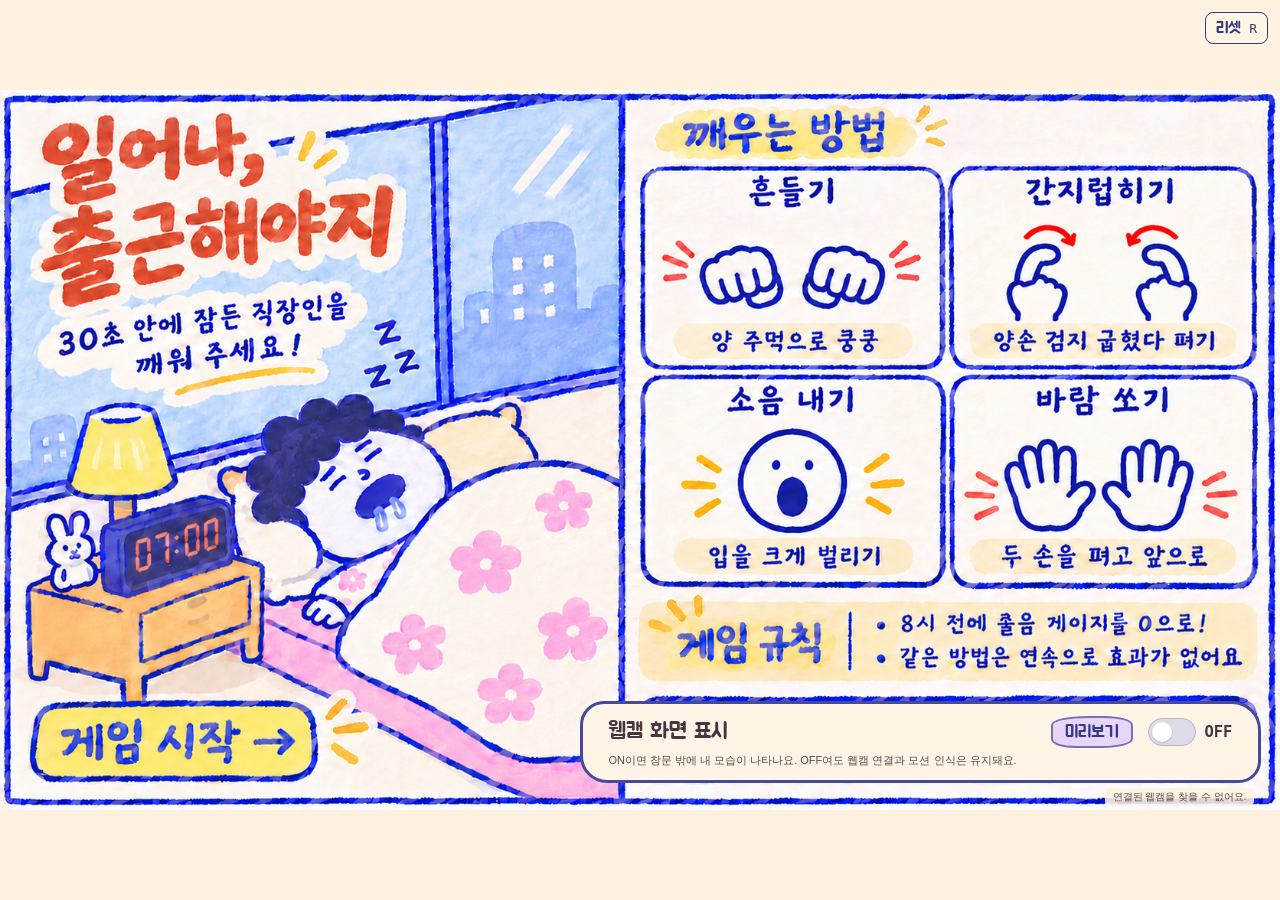
<file: index.html>
<!doctype html>
<html lang="ko">
<head>
  <meta charset="utf-8">
  <meta name="viewport" content="width=device-width, initial-scale=1">
  <meta name="theme-color" content="#f7f3e9">
  <link rel="preload" href="fonts/Jua-Regular.ttf" as="font" type="font/ttf" crossorigin>
  <title>일어나, 출근해야지</title>
  <link rel="stylesheet" href="style.css?v=20261113-analog-audio1">
  <link rel="stylesheet" href="start-screen.css?v=20261113-analog-audio1">
  <link rel="stylesheet" href="game-screen.css?v=20261113-analog-audio1">
  <link rel="stylesheet" href="result-scene.css?v=20261113-analog-audio1">
  <link rel="stylesheet" href="analog-ui.css?v=gouache-fixes-1">
  <link rel="stylesheet" href="gouache-game.css?v=skill-type-6">
  <link rel="preload" href="start-gouache.png?v=4" as="image">
  <link rel="preload" href="gouache-room-v2.png" as="image">
  <link rel="preload" href="gouache-bed.png" as="image">
  <link rel="preload" href="gouache-shallow.png" as="image">
  <link rel="preload" href="gouache-awake.png" as="image">
  <link rel="preload" href="gouache-tickle.png" as="image">
  <link rel="preload" href="gouache-empty.png" as="image">
  <link rel="preload" href="gouache-failure.png" as="image">
  <link rel="stylesheet" href="reset.css">
  <script src="reset.js" defer></script>
  <script src="motion-input.js?v=gouache-1" defer></script>
  <script src="room-effects.js?v=gouache-1" defer></script>
  <script src="camera-framing.js?v=20261113-analog-audio1" defer></script>
  <script src="window-camera.js?v=gouache-1" defer></script>
  <script src="shake-motion.js?v=20261113-analog-audio1" defer></script>
  <script src="tickle-motion.js?v=20261113-analog-audio1" defer></script>
  <script src="wind-motion.js?v=20261113-analog-audio1" defer></script>
  <script src="hand-motion.js?v=20261113-analog-audio1" defer></script>
  <script src="face-motion.js?v=20261113-analog-audio1" defer></script>
  <script src="game-audio.js?v=male-laugh-v2-1" defer></script>
  <script src="script.js?v=gouache-effects-3" defer></script>
</head>
<body class="on-start">
  <button class="reset-button" id="reset-button" type="button" aria-keyshortcuts="R">리셋 <kbd>R</kbd></button>
  <div class="shell">
    <main>
      <section class="start-screen" id="start-screen" aria-labelledby="game-title">
        <img class="start-illustration" src="start-gouache.png?v=4" width="1672" height="941" alt="" aria-hidden="true">
        <div class="start-hero">
          <h1 id="game-title">일어나,<br><span>출근해야지</span></h1>
          <p class="intro">30초 안에 잠든 직장인을 깨워 주세요!</p>
          <button class="primary" id="start-button" type="button">게임 시작 <span aria-hidden="true">→</span></button>
        </div>

        <section class="start-guide" aria-labelledby="start-guide-title">
          <div class="guide-heading"><h2 id="start-guide-title">깨우는 방법</h2></div>
          <ul class="gesture-cards" id="gesture-guide"></ul>
          <section class="rules-panel" aria-labelledby="rules-title">
            <h2 id="rules-title">게임 규칙</h2>
            <ol class="start-rules">
              <li>8시 전에 졸음 게이지를 0으로!</li>
              <li>같은 방법은 연속으로 효과가 없어요.</li>
            </ol>
          </section>
          <div class="start-camera">
            <label class="start-camera-label" id="camera-toggle-label" for="camera-toggle">웹캠 화면 표시</label>
            <div class="start-camera-controls">
              <button class="preview-button" id="preview-button" type="button" aria-haspopup="dialog">미리보기</button>
              <label class="toggle-control" for="camera-toggle">
                <input type="checkbox" role="switch" id="camera-toggle" aria-labelledby="camera-toggle-label" checked>
                <span class="switch" aria-hidden="true"></span>
                <span id="camera-setting-state" aria-hidden="true">ON</span>
              </label>
            </div>
            <p class="start-camera-help" id="camera-help">ON이면 창문 밖에 내 모습이 나타나요. OFF여도 웹캠 연결과 모션 인식은 유지돼요.</p>
          </div>
          <p class="start-camera-status" id="start-camera-status" role="status" hidden></p>
        </section>

        <dialog class="start-preview" id="start-preview" aria-labelledby="start-preview-title">
          <h2 id="start-preview-title">웹캠 미리보기</h2>
          <div class="start-preview-window" aria-hidden="true">
            <div class="start-preview-room" id="start-preview-room"></div>
          </div>
          <p class="start-camera-status" id="preview-camera-status" role="status"></p>
          <form method="dialog"><button class="preview-button" type="submit" autofocus>닫기</button></form>
        </dialog>
      </section>

      <section class="play-screen" id="play-screen" aria-label="게임 화면" tabindex="-1" hidden>
        <div class="repeat-popup" id="repeat-popup" role="status" aria-live="polite" hidden>
          <p>같은 방법을 연속으로 쓰면 효과가 없어요. 다른 방법으로 깨워주세요.</p>
        </div>
        <div class="room-viewport">
        <div class="game-room" id="game-room" role="group" aria-label="아침의 자취방과 이불 속에 잠든 캐릭터">
          <div class="room-art room-backdrop" aria-hidden="true"></div>
          <div class="room-window" id="game-window" aria-hidden="true">
            <canvas class="window-camera" id="window-camera" width="800" height="500"></canvas>
          </div>
          <div class="room-sleep" aria-hidden="true">
            <span style="--x: 13.6%; --y: 47.3%; --angle: -17deg; --delay: 0s">Z</span>
            <span style="--x: 15.1%; --y: 44.9%; --angle: 15deg; --delay: -0.8s">Z</span>
            <span style="--x: 13.45%; --y: 42.4%; --angle: -13deg; --delay: -1.6s">Z</span>
          </div>
          <div class="quake-layer quake-table" aria-hidden="true"><div class="room-art"></div></div>
          <div class="quake-layer quake-floor" aria-hidden="true"><div class="room-art"></div></div>
          <div class="room-art quake-object quake-bed" aria-hidden="true">
            <div class="room-art face-art sleep-face" id="sleep-face" data-expression="deep"></div>
            <div class="room-art face-art tickle-face"></div>
            <div class="room-art face-art failure-face"></div>
          </div>
          <div class="room-art victory-bed" aria-hidden="true"></div>
          <div class="shelf-shadow" aria-hidden="true"></div>
          <div class="room-art quake-object quake-shelf" aria-hidden="true"></div>
          <div class="shake-lines" aria-hidden="true">
            <span style="--x: 28.8%; --y: 48.3%; --angle: 126deg"></span>
            <span style="--x: 50.3%; --y: 73%; --angle: 193deg"></span>
            <span class="shelf-mark" style="--x: 70.2%; --y: 47%; --angle: 12deg"></span>
            <span class="shelf-mark" style="--x: 89.7%; --y: 40.5%; --angle: 147deg"></span>
            <span style="--x: 81%; --y: 79%; --angle: 195deg"></span>
          </div>
          <canvas class="room-effects" id="room-effects" width="1586" height="992" aria-hidden="true"></canvas>
          <div class="victory-shadow" aria-hidden="true"></div>
          <img class="victory-pose" src="gouache-victory.png" alt="" aria-hidden="true">
          <div class="room-clock" aria-label="게임 속 시각"><time id="game-clock" datetime="07:00">07:00</time></div>
          <p class="game-camera-status" id="game-camera-status" role="status" hidden></p>
          <section class="round-result" id="result-screen" aria-labelledby="result-title" hidden>
            <span class="result-stamp" id="result-stamp" aria-hidden="true"></span>
            <span class="result-eyebrow" id="result-eyebrow"></span>
            <h2 id="result-title" tabindex="-1"></h2>
            <p id="result-message"></p>
            <div class="result-actions"><button id="result-replay-button" type="button">다시 도전하기 <span aria-hidden="true">↗</span></button><button id="restart-button" type="button">시작 화면으로</button></div>
          </section>
          <div class="scene-overlay" id="countdown-overlay" hidden>
            <span>곧 시작합니다</span>
            <strong id="countdown" role="status">3</strong>
          </div>
        </div>

        </div>
        <div class="game-controls">
          <div class="sleep-control">
            <div class="sleep-heading"><label for="sleep-meter"><span class="sleep-symbol" aria-hidden="true">Zz</span> 졸음 게이지</label><strong id="sleep-value">100 / 100</strong></div>
            <progress id="sleep-meter" max="100" value="100"></progress>
            <div class="sleep-scale" aria-hidden="true"><span>완전히 깸</span><span>아직 꿈나라</span></div>
            <p id="feedback" class="feedback" role="status"></p>
          </div>
          <div class="attack-buttons" id="test-buttons" role="group" aria-label="깨우기 공격"></div>
          <div class="game-actions">
            <button id="sound-button" type="button" aria-pressed="true" aria-label="게임 소리"><span aria-hidden="true">♫</span> SOUND <strong id="sound-state">ON</strong></button>
            <button id="replay-button" type="button"><span aria-hidden="true">↻</span> 다시 하기</button>
            <button id="back-button" type="button"><span aria-hidden="true">←</span> 돌아가기</button>
          </div>
        </div>
      </section>
    </main>
  </div>
</body>
</html>
</file>
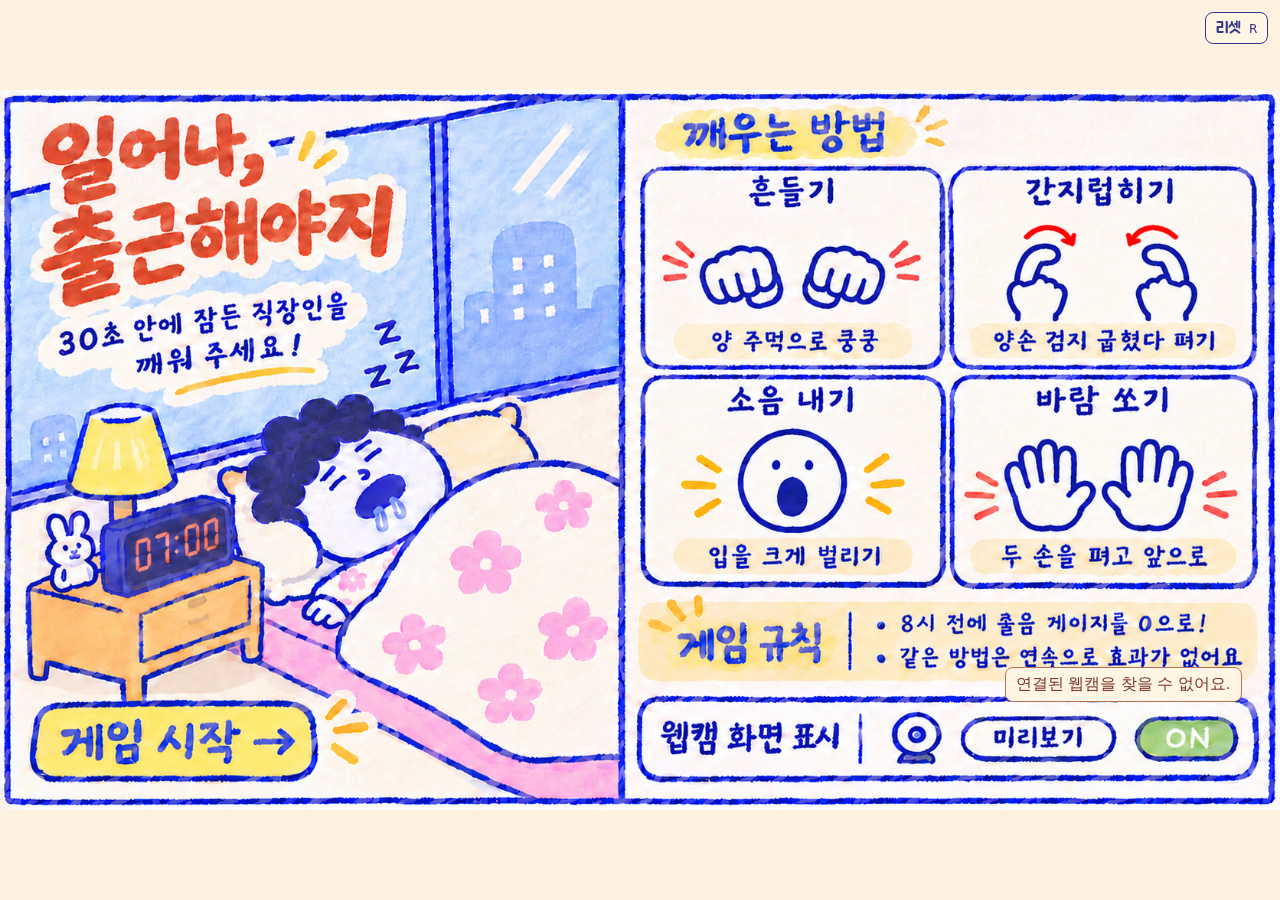
<file: v2/index.html>
<!doctype html>
<html lang="ko">
<head>
  <meta charset="utf-8">
  <meta name="viewport" content="width=device-width, initial-scale=1">
  <meta name="theme-color" content="#f7f3e9">
  <link rel="preload" href="fonts/Jua-Regular.ttf" as="font" type="font/ttf" crossorigin>
  <title>일어나, 출근해야지</title>
  <link rel="stylesheet" href="style.css?v=20261113-analog-audio1">
  <link rel="stylesheet" href="start-screen.css?v=20261113-analog-audio1">
  <link rel="stylesheet" href="game-screen.css?v=20261113-analog-audio1">
  <link rel="stylesheet" href="result-scene.css?v=20261113-analog-audio1">
  <link rel="stylesheet" href="analog-ui.css?v=camera-status-1">
  <link rel="stylesheet" href="gouache-game.css?v=skill-type-6">
  <link rel="preload" href="start-gouache.png?v=4" as="image">
  <link rel="preload" href="gouache-room-v2.png" as="image">
  <link rel="preload" href="gouache-bed.png" as="image">
  <link rel="preload" href="gouache-shallow.png" as="image">
  <link rel="preload" href="gouache-awake.png" as="image">
  <link rel="preload" href="gouache-tickle.png" as="image">
  <link rel="preload" href="gouache-empty.png" as="image">
  <link rel="preload" href="gouache-failure.png" as="image">
  <link rel="stylesheet" href="reset.css">
  <script src="reset.js" defer></script>
  <script src="motion-input.js?v=gouache-1" defer></script>
  <script src="room-effects.js?v=gouache-1" defer></script>
  <script src="camera-framing.js?v=20261113-analog-audio1" defer></script>
  <script src="window-camera.js?v=gouache-1" defer></script>
  <script src="shake-motion.js?v=20261113-analog-audio1" defer></script>
  <script src="tickle-motion.js?v=20261113-analog-audio1" defer></script>
  <script src="wind-motion.js?v=20261113-analog-audio1" defer></script>
  <script src="hand-motion.js?v=20261113-analog-audio1" defer></script>
  <script src="face-motion.js?v=20261113-analog-audio1" defer></script>
  <script src="game-audio.js?v=male-laugh-v2-1" defer></script>
  <script src="script.js?v=camera-status-1" defer></script>
</head>
<body class="on-start">
  <button class="reset-button" id="reset-button" type="button" aria-keyshortcuts="R">리셋 <kbd>R</kbd></button>
  <div class="shell">
    <main>
      <section class="start-screen" id="start-screen" aria-labelledby="game-title">
        <img class="start-illustration" src="start-gouache.png?v=4" width="1672" height="941" alt="" aria-hidden="true">
        <div class="start-hero">
          <h1 id="game-title">일어나,<br><span>출근해야지</span></h1>
          <p class="intro">30초 안에 잠든 직장인을 깨워 주세요!</p>
          <button class="primary" id="start-button" type="button">게임 시작 <span aria-hidden="true">→</span></button>
        </div>

        <section class="start-guide" aria-labelledby="start-guide-title">
          <div class="guide-heading"><h2 id="start-guide-title">깨우는 방법</h2></div>
          <ul class="gesture-cards" id="gesture-guide"></ul>
          <section class="rules-panel" aria-labelledby="rules-title">
            <h2 id="rules-title">게임 규칙</h2>
            <ol class="start-rules">
              <li>8시 전에 졸음 게이지를 0으로!</li>
              <li>같은 방법은 연속으로 효과가 없어요.</li>
            </ol>
          </section>
          <div class="start-camera">
            <label class="start-camera-label" id="camera-toggle-label" for="camera-toggle">웹캠 화면 표시</label>
            <div class="start-camera-controls">
              <button class="preview-button" id="preview-button" type="button" aria-haspopup="dialog">미리보기</button>
              <label class="toggle-control" for="camera-toggle">
                <input type="checkbox" role="switch" id="camera-toggle" aria-labelledby="camera-toggle-label" checked>
                <span class="switch" aria-hidden="true"></span>
                <span id="camera-setting-state" aria-hidden="true">ON</span>
              </label>
            </div>
            <p class="start-camera-help" id="camera-help">ON이면 창문 밖에 내 모습이 나타나요. OFF여도 웹캠 연결과 모션 인식은 유지돼요.</p>
          </div>
          <p class="start-camera-status" id="start-camera-status" role="status" hidden></p>
        </section>

        <dialog class="start-preview" id="start-preview" aria-labelledby="start-preview-title">
          <h2 id="start-preview-title">웹캠 미리보기</h2>
          <div class="start-preview-window" aria-hidden="true">
            <div class="start-preview-room" id="start-preview-room"></div>
          </div>
          <p class="start-camera-status" id="preview-camera-status" role="status"></p>
          <form method="dialog"><button class="preview-button" type="submit" autofocus>닫기</button></form>
        </dialog>
      </section>

      <section class="play-screen" id="play-screen" aria-label="게임 화면" tabindex="-1" hidden>
        <div class="repeat-popup" id="repeat-popup" role="status" aria-live="polite" hidden>
          <p>같은 방법을 연속으로 쓰면 효과가 없어요. 다른 방법으로 깨워주세요.</p>
        </div>
        <div class="room-viewport">
        <div class="game-room" id="game-room" role="group" aria-label="아침의 자취방과 이불 속에 잠든 캐릭터">
          <div class="room-art room-backdrop" aria-hidden="true"></div>
          <div class="room-window" id="game-window" aria-hidden="true">
            <canvas class="window-camera" id="window-camera" width="800" height="500"></canvas>
          </div>
          <div class="room-sleep" aria-hidden="true">
            <span style="--x: 13.6%; --y: 47.3%; --angle: -17deg; --delay: 0s">Z</span>
            <span style="--x: 15.1%; --y: 44.9%; --angle: 15deg; --delay: -0.8s">Z</span>
            <span style="--x: 13.45%; --y: 42.4%; --angle: -13deg; --delay: -1.6s">Z</span>
          </div>
          <div class="quake-layer quake-table" aria-hidden="true"><div class="room-art"></div></div>
          <div class="quake-layer quake-floor" aria-hidden="true"><div class="room-art"></div></div>
          <div class="room-art quake-object quake-bed" aria-hidden="true">
            <div class="room-art face-art sleep-face" id="sleep-face" data-expression="deep"></div>
            <div class="room-art face-art tickle-face"></div>
            <div class="room-art face-art failure-face"></div>
          </div>
          <div class="room-art victory-bed" aria-hidden="true"></div>
          <div class="shelf-shadow" aria-hidden="true"></div>
          <div class="room-art quake-object quake-shelf" aria-hidden="true"></div>
          <div class="shake-lines" aria-hidden="true">
            <span style="--x: 28.8%; --y: 48.3%; --angle: 126deg"></span>
            <span style="--x: 50.3%; --y: 73%; --angle: 193deg"></span>
            <span class="shelf-mark" style="--x: 70.2%; --y: 47%; --angle: 12deg"></span>
            <span class="shelf-mark" style="--x: 89.7%; --y: 40.5%; --angle: 147deg"></span>
            <span style="--x: 81%; --y: 79%; --angle: 195deg"></span>
          </div>
          <canvas class="room-effects" id="room-effects" width="1586" height="992" aria-hidden="true"></canvas>
          <div class="victory-shadow" aria-hidden="true"></div>
          <img class="victory-pose" src="gouache-victory.png" alt="" aria-hidden="true">
          <div class="room-clock" aria-label="게임 속 시각"><time id="game-clock" datetime="07:00">07:00</time></div>
          <p class="game-camera-status" id="game-camera-status" role="status" hidden></p>
          <section class="round-result" id="result-screen" aria-labelledby="result-title" hidden>
            <span class="result-stamp" id="result-stamp" aria-hidden="true"></span>
            <span class="result-eyebrow" id="result-eyebrow"></span>
            <h2 id="result-title" tabindex="-1"></h2>
            <p id="result-message"></p>
            <div class="result-actions"><button id="result-replay-button" type="button">다시 도전하기 <span aria-hidden="true">↗</span></button><button id="restart-button" type="button">시작 화면으로</button></div>
          </section>
          <div class="scene-overlay" id="countdown-overlay" hidden>
            <span>곧 시작합니다</span>
            <strong id="countdown" role="status">3</strong>
          </div>
        </div>

        </div>
        <div class="game-controls">
          <div class="sleep-control">
            <div class="sleep-heading"><label for="sleep-meter"><span class="sleep-symbol" aria-hidden="true">Zz</span> 졸음 게이지</label><strong id="sleep-value">100 / 100</strong></div>
            <progress id="sleep-meter" max="100" value="100"></progress>
            <div class="sleep-scale" aria-hidden="true"><span>완전히 깸</span><span>아직 꿈나라</span></div>
            <p id="feedback" class="feedback" role="status"></p>
          </div>
          <div class="attack-buttons" id="test-buttons" role="group" aria-label="깨우기 공격"></div>
          <div class="game-actions">
            <button id="sound-button" type="button" aria-pressed="true" aria-label="게임 소리"><span aria-hidden="true">♫</span> SOUND <strong id="sound-state">ON</strong></button>
            <button id="replay-button" type="button"><span aria-hidden="true">↻</span> 다시 하기</button>
            <button id="back-button" type="button"><span aria-hidden="true">←</span> 돌아가기</button>
          </div>
        </div>
      </section>
    </main>
  </div>
</body>
</html>
</file>
<file: style.css>
@font-face { font-family: 'Jua'; src: url('fonts/Jua-Regular.ttf') format('truetype'); font-style: normal; font-weight: 400; font-display: swap; }
:root {
  color-scheme: light;
  font-family: "Malgun Gothic", "Apple SD Gothic Neo", sans-serif;
  color: #222856;
  background: #f8f4eb;
  --ink: #303463;
  --blue: #343887;
  --muted: #545a76;
  --line: #ddd8ce;
  --paper: #fffcf6;
  --yellow: #ffda75;
}

* { box-sizing: border-box; }
[hidden] { display: none !important; }

body {
  margin: 0;
  min-width: 280px;
  min-height: 100vh;
  background: radial-gradient(ellipse at top right, #eee9ff, transparent 56%);
}

button, input { font: inherit; }
button { cursor: pointer; }
button:disabled { cursor: default; }
:focus-visible { outline: 3px solid #5266cc; outline-offset: 4px; }

.shell {
  width: min(1320px, calc(100% - 88px));
  margin-inline: auto;
  padding-bottom: 48px;
}
.shell > main { min-width: 0; }

h1, h2, h3, p { margin: 0; }
.intro {
  margin-top: 20px;
  color: var(--muted);
  font-size: 16px;
  line-height: 1.7;
  word-break: keep-all;
}

.gesture-icon { font-size: 19px; line-height: 1.15; }

.toggle-control { position: relative; display: flex; align-items: center; gap: 8px; cursor: pointer; font: 700 12px ui-monospace, monospace; }
.toggle-control input { position: absolute; width: 1px; height: 1px; opacity: 0; }
.switch { width: 40px; height: 24px; background: #dedbe9; border: 1px solid #b8b3c7; border-radius: 20px; padding: 3px; }
.switch::after { content: ""; display: block; width: 16px; height: 16px; border-radius: 50%; background: white; box-shadow: 0 1px 2px #22285635; }
input:checked + .switch { background: var(--blue); border-color: var(--blue); }
input:checked + .switch::after { transform: translateX(16px); }
input:focus-visible + .switch { outline: 3px solid #5266cc; outline-offset: 3px; }
#camera-setting-state { min-width: 3ch; }

.primary {
  display: flex;
  justify-content: space-between;
  align-items: center;
  width: 100%;
  min-height: 57px;
  margin-top: 18px;
  padding: 10px 20px;
  border: 1px solid #c99d3d;
  border-radius: 12px;
  background: var(--yellow);
  color: var(--ink);
  box-shadow: 0 3px 0 #d3ac55;
  text-align: left;
  font-size: 16px;
  font-weight: 800;
}
.primary span { font-size: 23px; }
.primary:hover { background: #ffe39a; }
.primary:active { transform: translateY(2px); box-shadow: 0 1px 0 #d3ac55; }

.scene-overlay {
  position: absolute;
  inset: 0;
  display: grid;
  place-content: center;
  justify-items: center;
  background: #252859ba;
  color: white;
  font-size: 15px;
  font-weight: 700;
}
.scene-overlay strong { color: #ffe097; font: 800 clamp(75px, 10vw, 136px)/1.04 ui-monospace, monospace; }
.sleep-heading { display: flex; justify-content: space-between; gap: 10px; margin-top: 23px; font-size: 14px; font-weight: 700; }
.sleep-heading strong { color: var(--blue); font-variant-numeric: tabular-nums; }
progress { display: block; width: 100%; height: 12px; margin-top: 9px; border: 0; border-radius: 10px; overflow: hidden; appearance: none; background: #e7e2f4; }
progress::-webkit-progress-bar { background: #e7e2f4; }
progress::-webkit-progress-value { background: var(--blue); border-radius: 10px; }
progress::-moz-progress-bar { background: var(--blue); border-radius: 10px; }
.feedback { margin-top: 9px; min-height: 1.5em; color: var(--muted); font-size: 13px; line-height: 1.5; }
</file>
<file: start-screen.css>
/* A warm morning room: cream walls, blue glass and a small gingham accent. */
.on-start { background: linear-gradient(155deg, #e6effd 0%, #edf3fc 35%, #f9eadc 66%, #f8e2ce 100%); }
.on-start::before { content: ""; position: fixed; inset: 0; pointer-events: none; background: repeating-linear-gradient(0deg, transparent 0 89px, #34388706 90px), linear-gradient(115deg, transparent 38%, #ffffff55 38.1%, #ffffff55 41%, transparent 41.1%); }
.on-start .shell { position: relative; width: min(1740px, calc(100% - 96px)); min-height: 100svh; display: grid; align-items: center; padding: 32px 0; }
.start-screen { --guide-art-height: clamp(80px, 6.7vw, 122px); display: grid; grid-template-columns: minmax(0, 0.93fr) minmax(0, 1.07fr); gap: clamp(36px, 5vw, 100px); align-items: center; }
.start-hero { position: relative; padding: 12px 0; }
.hero-eyebrow { display: inline-flex; align-items: center; gap: 9px; margin-bottom: 20px; color: #343887; font-size: clamp(16px, 1.2vw, 22px); font-weight: 700; }
.hero-eyebrow span { font-size: 28px; color: #ca624b; }
.start-hero h1 { font-family: 'Jua', sans-serif; font-size: clamp(66px, 6.8vw, 128px); font-weight: 400; letter-spacing: -0.045em; line-height: 1.04; color: #343887; text-shadow: 0 4px 0 #fffcf6; }
.start-hero h1 span { color: #bd503c; }
.start-hero .intro { margin-top: 24px; max-width: 650px; color: #444969; font-size: clamp(17px, 1.18vw, 22px); line-height: 1.65; letter-spacing: -0.04em; }
.hero-clock-scene { position: relative; max-width: 590px; margin: 34px 8px 26px; padding: 15px 12px 25px; }
.hero-clock-scene::after { content: ''; position: absolute; z-index: -1; left: -8%; right: -5%; bottom: -3px; height: 42%; border-radius: 50%; background: repeating-linear-gradient(0deg, #f8c6cd60 0 22px, transparent 22px 44px), repeating-linear-gradient(90deg, #f5b4c560 0 22px, #fff2e5a0 22px 44px); transform: rotate(-4deg); }
.hero-clock { position: relative; padding: 20px 24px 10px; border: 3px solid #292e68; border-radius: 28px 31px 25px 25px; background: #494d93; box-shadow: 8px 10px 0 #2f336c, 17px 20px 0 #34388715; transform: rotate(-4deg); }
.hero-clock::before, .hero-clock::after { content: ''; position: absolute; bottom: -20px; width: 34px; height: 15px; background: #343887; border-radius: 0 0 6px 6px; }
.hero-clock::before { left: 35px; }.hero-clock::after { right: 35px; }
.clock-display { display: flex; justify-content: center; align-items: baseline; gap: 14px; padding: 9px 12px; border-radius: 13px; background: #232950; border: 2px solid #777ab1; box-shadow: inset 0 4px 8px #0003; }
.clock-display strong { font-family: Consolas, 'Courier New', monospace; font-weight: 700; font-size: clamp(68px, 7.8vw, 140px); line-height: 1.12; letter-spacing: -0.075em; color: #ffc18f; text-shadow: 0 0 18px #ffaf6b40; }
.clock-am { color: #f6c5a2; font-size: 15px; font-weight: 700; }.clock-brand { display: block; padding: 9px 0 0; text-align: center; color: #e1e4ff; font-size: 12px; letter-spacing: 0.15em; }
.clock-sticker { position: absolute; z-index: 1; right: -15px; top: -27px; padding: 9px 15px; border: 2px solid #343887; border-radius: 8px; background: #ffe2a3; color: #343887; font-size: 15px; transform: rotate(10deg); box-shadow: 3px 3px 0 #343887; }.clock-sticker b { font-family: 'Jua', sans-serif; font-size: 27px; font-weight: 400; }
.start-hero .primary { max-width: 590px; margin-top: 14px; min-height: 68px; padding: 12px 26px; border: 2px solid #292e68; border-radius: 18px; background: #343887; color: #fff7e9; box-shadow: 0 6px 0 #252957; font-family: 'Jua', sans-serif; font-size: 29px; font-weight: 400; }.start-hero .primary:hover { background: #454ba0; }.start-hero .primary:active { box-shadow: 0 2px 0 #252957; }.start-hero .primary span { font-family: sans-serif; font-size: 31px; }
.start-play-hint { max-width: 590px; margin-top: 17px; text-align: center; color: #5c607b; font-size: 14px; }
.guide-heading { display: flex; align-items: end; justify-content: space-between; margin-bottom: 18px; gap: 12px; }.section-kicker { font-size: 15px; color: #646983; }.guide-heading h2 { margin-top: 5px; font: 400 clamp(28px, 2.2vw, 40px)/1.15 'Jua', sans-serif; color: #343887; }.guide-count { white-space: nowrap; padding-bottom: 3px; color: #646983; font-size: 14px; }
.gesture-cards { display: grid; grid-template-columns: repeat(2, minmax(0, 1fr)); gap: 14px; padding: 0; margin: 0; list-style: none; }
.gesture-cards li { position: relative; padding: 13px 18px 18px; background: #fffaf1ee; border: 1.5px solid #bec4df; border-radius: 22px; box-shadow: 0 4px 0 #34388712; text-align: center; }
.gesture-cards li:nth-child(2) { background: #fce8edee; }.gesture-cards li:nth-child(3) { background: #fff0d9ee; }.gesture-cards li:nth-child(4) { background: #e4eefbee; }
.gesture-meta { display: flex; justify-content: space-between; align-items: center; color: #777d99; font-size: 13px; font-weight: 700; }.gesture-duration { border: 1px solid #a5aecb; border-radius: 20px; padding: 2px 10px; color: #343887; font-size: 14px; background: #ffffff60; }
.gesture-cards h3 { margin-top: 2px; font: 400 clamp(23px, 1.65vw, 31px)/1.2 'Jua', sans-serif; color: #343887; }
.gesture-cards p { margin-top: 7px; color: #454c6d; font-size: clamp(16px, 1.05vw, 20px); line-height: 1.45; letter-spacing: -0.04em; word-break: keep-all; }
/* Transparent PNGs; no contrasting rectangle behind the person. */
.gesture-art { width: min(100%, calc(var(--guide-art-height) * 1.31)); height: var(--guide-art-height); margin-inline: auto; background-repeat: no-repeat; background-color: transparent; }
.gesture-art-shake { background-image: url('guide-shake.png'); background-size: auto 136%; background-position: center; }
.gesture-art-tickle { background-image: url('guide-tickle.png'); background-size: auto calc(var(--guide-art-height) * 2.90); background-position: calc(50% - var(--guide-art-height) * 0.662) calc(var(--guide-art-height) * -0.361); }
.gesture-art-noise { background-image: url('guide-noise.png'); background-size: auto calc(var(--guide-art-height) * 3.03); background-position: calc(50% + var(--guide-art-height) * 0.689) calc(var(--guide-art-height) * -1.744); }
.gesture-art-wind { background-image: url('guide-wind-palms.png'); background-size: auto 128%; background-position: center; }
.rules-panel { margin-top: 20px; padding: 18px 22px; border: 1.5px solid #c8bba9; border-radius: 19px; background: #fff8e9d9; }
.rules-panel h2 { font: 400 clamp(22px, 1.5vw, 28px)/1.2 'Jua', sans-serif; color: #343887; }
.start-rules { display: grid; gap: 9px; margin: 14px 0 0; padding: 0; counter-reset: rule; list-style: none; color: #535770; font-size: clamp(16px, 1.05vw, 20px); line-height: 1.4; word-break: keep-all; }
.start-rules li { display: flex; align-items: baseline; gap: 10px; counter-increment: rule; }.start-rules li::before { content: counter(rule); display: grid; place-items: center; flex-shrink: 0; width: 24px; height: 24px; border-radius: 50%; background: #343887; color: #fff9ee; font: 400 17px/1 'Jua', sans-serif; }.start-rules strong { color: #343887; }
.start-camera { display: flex; flex-wrap: wrap; align-items: center; justify-content: space-between; gap: 7px; margin-top: 16px; padding: 0 4px; }.start-camera-label { font-size: 14px; font-weight: 700; cursor: pointer; }.start-camera-controls { display: flex; align-items: center; gap: 13px; }.start-camera-help { flex-basis: 100%; color: #5c607a; font-size: 13px; line-height: 1.5; word-break: keep-all; }.start-camera-status { margin: 5px 4px 0; color: #5c607a; font-size: 13px; line-height: 1.4; }
.preview-button { min-height: 31px; padding: 4px 12px; border: 1px solid #aeb5d1; border-radius: 8px; background: #fffaf18c; color: #343887; font-size: 13px; font-weight: 700; }.preview-button:hover { background: #fffaf1; }
.start-preview { width: min(720px, calc(100% - 32px)); max-height: calc(100% - 32px); padding: 24px; border: 2px solid #343887; border-radius: 22px; background: var(--paper); color: var(--ink); box-shadow: 0 14px 55px #181b4850; }.start-preview::backdrop { background: #20264e85; }.start-preview h2 { font: 400 28px 'Jua', sans-serif; }.start-preview-window { aspect-ratio: 2.35; overflow: hidden; margin-top: 14px; border-radius: 12px; }.start-preview-room { position: relative; aspect-ratio: 1586 / 992; background: url('game-room-backdrop.webp') center / 100% 100% no-repeat; }.start-preview .start-camera-status { min-height: 1.5em; margin-bottom: 12px; }.start-preview form { text-align: right; }
@media (min-width: 901px) and (max-height: 850px) {
 .on-start .shell { padding: 18px 0; width: calc(100% - 72px); }.start-screen { --guide-art-height: 70px; gap: 40px; }.hero-eyebrow { margin-bottom: 12px; }.start-hero h1 { font-size: clamp(64px, 6.5vw, 94px); }.start-hero .intro { margin-top: 16px; font-size: 17px; }.hero-clock-scene { max-width: 470px; margin: 25px 8px 19px; padding-top: 10px; }.clock-display strong { font-size: 88px; }.hero-clock { padding: 15px 19px 8px; }.start-hero .primary { min-height: 57px; font-size: 25px; }.start-play-hint { margin-top: 14px; }.gesture-cards { gap: 11px; }.gesture-cards li { padding: 10px 14px 13px; }.gesture-cards p { font-size: 16px; margin-top: 5px; }.guide-heading { margin-bottom: 12px; }.rules-panel { margin-top: 14px; padding: 13px 18px; }.start-rules { gap: 6px; margin-top: 9px; font-size: 16px; }.start-camera { margin-top: 12px; }
}
@media (max-width: 900px) {
 .on-start .shell { width: min(650px, calc(100% - 36px)); padding: 30px 0; }.start-screen { grid-template-columns: 1fr; gap: 38px; --guide-art-height: 95px; }.start-hero { text-align: center; }.start-hero h1 { font-size: clamp(61px, 11vw, 92px); }.start-hero .intro { font-size: 16px; }.hero-clock-scene { margin: 32px auto 25px; max-width: 480px; }.clock-display strong { font-size: clamp(68px, 14vw, 105px); }.start-hero .primary { margin-inline: auto; }.start-play-hint { margin-inline: auto; }.gesture-cards li { padding: 11px 10px 15px; }.gesture-cards p { font-size: 16px; }.guide-heading h2 { font-size: 29px; }.rules-panel { padding: 18px 15px; }.start-rules { font-size: 16px; }
}
</file>
<file: game-screen.css>
.in-game {
  background: linear-gradient(140deg, #e8effb, #f7eadb 75%);
}

.in-game .shell {
  display: grid;
  align-items: center;
  width: min(calc(100% - 32px), max(700px, calc((100dvh - 260px) * 1.6)));
  min-height: 100dvh;
  padding-block: 12px;
}

.play-screen:focus { outline: none; }

.game-room {
  --room-image: url("game-room-backdrop.webp");
  --shelf-forward: 6.2%;
  position: relative;
  isolation: isolate;
  overflow: hidden;
  container-type: inline-size;
  aspect-ratio: 1586 / 992;
  border-radius: 24px 24px 0 0;
  background: #d6e3f9;
  box-shadow: 0 8px 30px #31275723;
}
.room-art, .room-window, .window-camera, .room-sleep, .shelf-shadow,
.quake-layer, .shake-lines, .room-effects { position: absolute; inset: 0; pointer-events: none; }
.room-art { background: var(--room-image) center / 100% 100% no-repeat; }
.room-effects { width: 100%; height: 100%; }

/* The camera is painted inside the two glass panes, behind the furniture. */
.window-camera { width: 100%; height: 100%; }

.room-sleep span {
  position: absolute;
  left: var(--x);
  top: var(--y);
  color: #444bb0;
  font: 900 1.85cqw/1 "Malgun Gothic", sans-serif;
  transform: rotate(var(--angle));
  animation: sleep-drift 3.2s ease-in-out var(--delay) infinite;
}

@keyframes sleep-drift {
  0%, 100% { translate: 0 0; opacity: 0.8; }
  50% { translate: 0.12cqw -0.34cqw; opacity: 1; }
}

/* These two outlines contain the objects themselves, including their painted edges. */
.quake-object { --room-image: url("game-room.webp"); }

.face-art {
  mask-image: radial-gradient(ellipse 5.65% 6.8% at 18.62% 59.2%, #000 76%, transparent 100%);
}
.sleep-face[data-expression="deep"] { display: none; }
.sleep-face[data-expression="shallow"] { --room-image: url("game-room-shallow.webp"); }
.sleep-face[data-expression="near-awake"] { --room-image: url("game-room-near-awake.webp"); }

.tickle-face {
  --room-image: url("game-room-tickle.webp");
  opacity: 0;
}
.is-tickled .tickle-face { animation: tickle-grin 1150ms ease-in-out both; }

@keyframes tickle-grin {
  0%, 100% { opacity: 0; transform: translateY(0); }
  12%, 42%, 68% { opacity: 1; transform: translateY(-0.1cqw); }
  28%, 56%, 84% { opacity: 1; transform: translateY(0); }
}

.quake-bed {
  --jolt: 1.46cqw;
  --tilt: 1.15deg;
  transform-origin: 30% 86%;
  clip-path: polygon(
    9.46% 63.91%, 9.27% 62.10%, 9.53% 60.18%, 9.46% 58.47%, 9.72% 57.46%,
    10.28% 56.96%, 11.23% 57.16%, 12.24% 56.55%, 12.30% 55.44%, 12.68% 54.64%,
    13.44% 54.23%, 13.50% 53.63%, 13.82% 52.82%, 14.32% 52.32%, 15.21% 52.12%,
    15.46% 51.21%, 16.03% 50.60%, 16.78% 50.50%, 17.41% 50.81%, 17.73% 50.40%,
    18.30% 50.10%, 19.05% 50.10%, 19.62% 50.50%, 20.00% 51.21%, 20.00% 51.71%,
    20.37% 51.91%, 20.42% 52.42%, 21.39% 52.42%, 21.77% 52.62%, 21.96% 52.92%, 22.59% 53.23%,
    23.28% 52.92%, 25.99% 52.02%, 27.63% 51.51%, 28.01% 51.11%, 28.52% 51.21%,
    28.90% 51.61%, 29.15% 52.52%, 29.15% 53.73%, 29.65% 55.04%, 30.79% 55.65%,
    31.67% 55.54%, 33.38% 55.75%, 35.08% 56.25%, 36.97% 57.46%, 38.36% 58.47%,
    40.00% 59.58%, 41.51% 60.89%, 42.97% 62.90%, 43.72% 64.11%, 45.05% 65.93%,
    46.44% 68.15%, 47.57% 70.56%, 49.02% 71.57%, 49.53% 72.28%, 49.53% 77.12%,
    49.40% 78.43%, 47.19% 80.04%, 42.90% 82.86%, 38.55% 85.58%, 35.14% 88.10%,
    32.62% 89.92%, 31.17% 91.13%, 30.22% 91.33%, 28.20% 90.63%, 24.48% 88.51%,
    20.88% 86.59%, 17.54% 84.78%, 15.14% 83.37%, 15.08% 75.60%, 15.52% 72.98%,
    15.33% 72.08%, 14.64% 71.57%, 14.64% 65.32%, 14.13% 64.52%, 13.50% 64.11%,
    11.86% 64.31%, 9.46% 65.12%
  );
}
.quake-shelf {
  --jolt: -1.25cqw;
  --tilt: -1.35deg;
  translate: 0 var(--shelf-forward);
  transform-origin: 85% 66%;
  clip-path: polygon(evenodd,
    71.61% 63.10%, 71.55% 58.97%, 71.86% 58.47%, 72.62% 58.27%, 72.68% 56.96%,
    72.05% 56.85%, 71.80% 56.45%, 71.86% 55.04%, 72.30% 52.82%, 72.49% 50.91%,
    72.87% 49.60%, 73.44% 48.79%, 73.69% 46.17%, 74.01% 44.96%, 74.51% 44.46%,
    75.02% 44.56%, 75.33% 44.96%, 81.20% 45.56%, 81.64% 45.36%, 82.08% 45.46%,
    82.46% 45.97%, 82.65% 46.88%, 82.65% 48.29%, 83.22% 51.21%, 83.60% 51.01%,
    83.53% 45.77%, 83.79% 45.26%, 85.87% 44.56%, 88.58% 44.86%, 90.35% 45.26%,
    90.66% 45.67%, 90.60% 51.01%, 91.10% 51.41%, 91.17% 53.43%, 91.42% 53.43%,
    91.80% 51.41%, 92.30% 50.60%, 93.19% 50.00%, 94.89% 50.10%, 96.09% 50.71%,
    96.59% 51.51%, 96.85% 52.62%, 96.78% 56.35%, 96.47% 59.38%, 96.91% 59.48%,
    97.22% 60.38%, 97.22% 61.29%, 97.67% 62.00%, 98.11% 63.81%, 98.30% 67.14%,
    98.30% 69.25%, 97.98% 70.16%, 97.10% 70.77%, 95.84% 71.07%, 94.89% 70.77%,
    94.32% 70.36%, 94.26% 69.05%, 93.00% 69.25%, 92.93% 70.36%, 92.62% 71.07%,
    91.99% 71.17%, 91.55% 70.46%, 91.61% 69.66%, 91.92% 68.65%, 91.48% 68.25%,
    90.60% 68.55%, 90.28% 69.25%, 89.78% 69.76%, 89.27% 69.76%, 88.90% 69.15%,
    88.96% 68.25%, 89.15% 67.94%, 88.83% 68.55%, 88.39% 68.95%, 83.15% 67.04%,
    83.03% 66.23%, 82.15% 65.83%, 82.08% 67.04%, 81.39% 67.14%, 81.01% 66.63%,
    81.01% 66.33%, 79.43% 66.63%, 77.48% 65.73%, 77.48% 64.92%, 76.53% 65.42%,
    75.02% 64.92%, 74.01% 64.42%, 73.82% 64.01%, 73.25% 63.91%, 71.61% 63.10%,
    91.10% 64.62%, 92.18% 65.22%, 92.12% 66.03%, 91.61% 65.73%, 91.10% 66.03%, 91.10% 64.62%,
    71.61% 63.10%, 93.12% 65.42%, 94.57% 64.62%, 94.45% 65.83%, 93.19% 66.43%, 93.12% 65.42%, 71.61% 63.10%
  );
}
.shelf-shadow {
  background:
    radial-gradient(ellipse 6.7% 1.35% at 77.6% calc(66.1% + var(--shelf-forward)), #78502555, transparent),
    radial-gradient(ellipse 4.5% 1.35% at 86.8% calc(68.25% + var(--shelf-forward)), #78502555, transparent),
    radial-gradient(ellipse 5.45% 1.4% at 93.6% calc(70.55% + var(--shelf-forward)), #78502550, transparent);
}

/* Floor-level shake patches never intersect the window. */
.quake-layer { visibility: hidden; }
.quake-table {
  mask-image: radial-gradient(ellipse 14% 18% at 72% 83%, #000 69%, transparent 100%), radial-gradient(ellipse 9% 13% at 94% 85%, #000 65%, transparent 100%);
  --jolt: 0.7cqw;
}
.quake-floor { mask-image: radial-gradient(ellipse 10% 13% at 56% 79%, #000 64%, transparent 100%); --jolt: -0.68cqw; }
.is-shaking .quake-layer { visibility: visible; }
.is-shaking .quake-object, .is-shaking .quake-layer .room-art { animation: room-jolt 600ms ease-out both; }

@keyframes room-jolt {
  0%, 100% { transform: translate(0); }
  12% { transform: translate(var(--jolt), -0.55cqw) rotate(var(--tilt, 0deg)); }
  25% { transform: translate(calc(-1 * var(--jolt)), 0.25cqw) rotate(calc(-1 * var(--tilt, 0deg))); }
  38% { transform: translate(calc(0.85 * var(--jolt)), -0.34cqw) rotate(calc(0.75 * var(--tilt, 0deg))); }
  51% { transform: translate(calc(-0.64 * var(--jolt)), 0.2cqw) rotate(calc(-0.55 * var(--tilt, 0deg))); }
  65% { transform: translateX(calc(0.47 * var(--jolt))); }
  79% { transform: translateX(calc(-0.31 * var(--jolt))); }
  90% { transform: translateX(calc(0.15 * var(--jolt))); }
}

.shake-lines .shelf-mark { --mark-offset: var(--shelf-forward); }
.shake-lines span {
  position: absolute;
  left: var(--x);
  top: calc(var(--y) + var(--mark-offset, 0%));
  width: 2.7cqw;
  height: 3.1cqw;
  color: #364795;
  opacity: 0;
  transform: rotate(var(--angle));
  filter: drop-shadow(0 0 0.12cqw #fff7e9);
}
.shake-lines span::before, .shake-lines span::after {
  content: "";
  position: absolute;
  inset: 0;
  border-left: max(1px, 0.26cqw) solid;
  border-radius: 50%;
}
.shake-lines span::after { inset: 0.5cqw 0 0.45cqw 0.68cqw; }
.is-shaking .shake-lines span { animation: shake-ink 600ms ease-out both; }

@keyframes shake-ink {
  0%, 100% { opacity: 0; }
  12%, 56% { opacity: 0.95; }
  38% { opacity: 0.72; }
}

.room-clock {
  position: absolute;
  top: 65.5%;
  left: 5.43%;
  width: 8.75%;
  height: 8.18%;
  display: grid;
  place-items: center;
  transform: skewY(-8deg);
  border-radius: 10%;
  background: #272945;
  color: #ff805e;
  font: 800 2.88cqw/1 ui-monospace, Consolas, monospace;
  letter-spacing: -0.09em;
  text-shadow: 0 0 0.5cqw #ff704a60;
}
.room-clock time { padding-right: 0.09em; }
.game-camera-status {
  position: absolute;
  top: 12px;
  right: 12px;
  max-width: min(80%, 420px);
  padding: 5px 9px;
  border-radius: 6px;
  background: #fffcf6ed;
  font-size: 12px;
  font-weight: 700;
  line-height: 1.5;
}

/* The controls share the room's ink, cream, pink and glass-blue palette. */
.game-controls {
  container-type: inline-size; position: relative; display: grid;
  grid-template-columns: minmax(165px, .85fr) minmax(0, 1.65fr) minmax(90px, .43fr);
  align-items: center; gap: clamp(12px, 1.6vw, 27px); padding: 18px clamp(16px, 1.8vw, 30px);
  border: 1px solid #b6bdd4; border-top: 2px solid #343887; border-radius: 0 0 24px 24px;
  background: #fffaf1; box-shadow: 0 12px 28px #30346314;
}
.game-controls .sleep-heading { margin: 0; align-items: center; gap: 8px; }
.sleep-heading label { display: flex; align-items: center; gap: 7px; font: 400 clamp(18px, 1.35vw, 25px)/1.2 'Jua', sans-serif; white-space: nowrap; }
.sleep-symbol { display: grid; place-items: center; width: 31px; height: 31px; border-radius: 50% 50% 35% 50%; background: #e0e7f8; color: #343887; font: 400 20px 'Jua', sans-serif; }
.game-controls .sleep-heading strong { color: #343887; font: 400 clamp(22px, 1.8vw, 33px)/1 'Jua', sans-serif; white-space: nowrap; }
.game-controls progress { height: 25px; margin-top: 14px; border: 1px solid #acb7d8; padding: 3px; border-radius: 30px; background: #e7ebf5; }
.game-controls progress::-webkit-progress-bar { background: #e7ebf5; border-radius: 30px; }
.game-controls progress::-webkit-progress-value { border-radius: 30px; background: linear-gradient(90deg, #8995d3, #454d9d); }
.game-controls progress::-moz-progress-bar { border-radius: 30px; background: linear-gradient(90deg, #8995d3, #454d9d); }
.sleep-scale { display: flex; justify-content: space-between; margin-top: 7px; color: #777e99; font-size: 12px; }
.game-controls .feedback { margin-top: 13px; min-height: 3em; font-size: clamp(12px, .9vw, 16px); color: #515978; }
.attack-buttons { --guide-art-height: clamp(44px, 4.5cqw, 65px); display: grid; grid-template-columns: repeat(2, minmax(0, 1fr)); gap: 10px; }
.attack-buttons button { display: flex; align-items: center; gap: 10px; min-height: 83px; padding: 10px; border: 1.5px solid #b6bdd4; border-radius: 16px; background: #f1ecdfff; color: #343887; text-align: left; box-shadow: 0 3px 0 #34388718; }
.attack-buttons button[data-gesture='tickle'] { background: #f9e5ec; }.attack-buttons button[data-gesture='noise'] { background: #fff0d9; }.attack-buttons button[data-gesture='wind'] { background: #e5eefb; }
.attack-buttons button > span { font: 400 clamp(19px, 1.35vw, 25px)/1.15 'Jua', sans-serif; }
.attack-buttons .gesture-art { width: calc(var(--guide-art-height) * 1.2); flex-shrink: 0; margin: 0; background-color: transparent; border-radius: 0; }
.attack-instruction { display: block; margin-top: 5px; font: 400 clamp(12px, .87vw, 16px)/1.4 'Malgun Gothic', sans-serif; letter-spacing: -.035em; word-break: keep-all; color: #505773; }
.attack-buttons button:hover:enabled:not(.is-active) { border-color: #343887; transform: translateY(-2px); box-shadow: 0 5px 0 #34388725; }
.attack-buttons button:active:enabled, .attack-buttons button.is-active { transform: translateY(2px); background: #cbd7f3; border-color: #343887; box-shadow: inset 0 0 0 1px #343887, 0 1px 0 #343887; }
.attack-buttons button:disabled:not(.is-active) { opacity: .55; }
.game-actions { display: grid; gap: 8px; }.game-actions button { min-height: 40px; padding: 6px 9px; border: 1px solid #bbc1d7; border-radius: 11px; background: transparent; color: #343887; font-size: clamp(12px, .9vw, 16px); font-weight: 700; white-space: nowrap; }.game-actions button:hover { background: #e8edf7; }.game-actions strong { color: inherit; }
#replay-button { background: #343887; border-color: #343887; color: #fffaf1; }#replay-button:hover { background: #474c9e; }
.repeat-popup { position: fixed; inset: 0; z-index: 100; display: grid; place-items: center; padding: 20px; background: #151b4b38; pointer-events: none; }
.repeat-popup p { width: min(680px, 100%); padding: clamp(24px, 3vw, 42px); border: 2px solid #343887; border-radius: 26px; background: #fffaf1; color: var(--ink); box-shadow: 0 8px 0 #34388735, 0 12px 45px #151b4b30; font: 400 clamp(22px, 2.2vw, 34px)/1.5 'Jua', sans-serif; text-align: center; word-break: keep-all; }
@media (min-width: 1500px) {
 .game-controls { grid-template-columns: minmax(230px, .9fr) minmax(0, 2.8fr) minmax(110px, .4fr); }
 .attack-buttons { grid-template-columns: repeat(4, minmax(0, 1fr)); --guide-art-height: 58px; }
 .attack-buttons button { flex-direction: column; justify-content: start; text-align: center; gap: 7px; padding: 10px 9px 13px; min-height: 166px; }
 .attack-buttons button > span { font-size: 23px; }.attack-instruction { font-size: 14px; }
 .sleep-heading { flex-wrap: wrap; }
}
@media (max-width: 690px) {
 .in-game .shell { width: calc(100% - 20px); padding-block: 10px; }
 .game-controls { grid-template-columns: 1fr; gap: 16px; padding: 16px 13px; }
 .game-controls .feedback { min-height: 1.5em; margin-top: 9px; }
 .game-controls .sleep-heading strong { font-size: 28px; }
 .attack-buttons { --guide-art-height: 43px; gap: 9px; }.attack-buttons button { min-height: 106px; flex-direction: column; text-align: center; padding: 9px 7px; gap: 3px; }.attack-buttons button > span { font-size: 21px; }.attack-instruction { font-size: 12px; }
 .game-actions { grid-template-columns: repeat(3, minmax(0, 1fr)); }
}

@media (prefers-reduced-motion: reduce) {
  .room-sleep span { animation: none; }
  .is-shaking .quake-object, .is-shaking .quake-layer .room-art { animation: none; }
  .is-shaking .shake-lines span { animation: none; opacity: 0.85; }
  .is-tickled .tickle-face { animation: none; opacity: 1; }
}
</file>
<file: result-scene.css>
.quake-object.quake-bed, .room-sleep, .victory-bed, .failure-face,
.victory-pose, .victory-shadow { transition: opacity 430ms ease-in-out; }

.victory-bed, .failure-face, .victory-pose, .victory-shadow { opacity: 0; }
.victory-bed {
  --room-image: url("result-empty-bed.webp");
  /* The top edge follows the empty pillow, leaving the glass behind it visible. */
  clip-path: polygon(
    9.33% 65.20%, 9.33% 58.20%, 9.55% 57.25%, 10.15% 56.90%, 11% 57%,
    27.45% 51.55%, 28% 51.10%, 28.60% 51.05%, 29.15% 51.95%, 29.25% 53.65%, 29.95% 55.45%,
    31.65% 55.6%, 35.10% 56.25%, 38.36% 58.47%, 41.55% 60.89%, 43.75% 64.11%,
    46.50% 68.15%, 47.6% 70.56%, 49.6% 72.25%, 49.6% 77.25%, 49.45% 78.5%,
    42.9% 82.9%, 38.55% 85.6%, 35.14% 88.1%, 31.17% 91.2%, 30.2% 91.4%,
    24.48% 88.58%, 17.54% 84.85%, 15.08% 83.4%, 15.08% 75.6%, 15.55% 73%,
    14.66% 71.57%, 14.66% 65.32%, 13.50% 64.11%, 11.86% 64.31%
  );
}
.failure-face { --room-image: url("result-failure-face.webp"); }

.round-won .quake-object.quake-bed, .round-won .room-sleep { opacity: 0; }
.round-won .victory-bed, .round-won .victory-pose, .round-won .victory-shadow,
.round-lost .failure-face { opacity: 1; }

.victory-pose, .victory-shadow { position: absolute; pointer-events: none; }
.victory-pose {
  left: 43.5%;
  bottom: 8.3%;
  width: 29%;
  height: 65%;
  object-fit: contain;
  object-position: center bottom;
}
.victory-shadow {
  left: 48%;
  bottom: 10.3%;
  width: 19%;
  height: 4%;
  background: radial-gradient(ellipse, #71412055, transparent 73%);
}

.round-won .victory-pose { left: 31%; }.round-won .victory-shadow { left: 36%; }
.round-result {
 position: absolute; right: 3.5%; top: 18%; width: 43%; padding: clamp(20px, 3cqw, 44px);
 border: 2px solid #343887; border-radius: 26px; background: #fff8eaf5; color: #343887;
 box-shadow: 0 8px 0 #34388745, 0 24px 65px #272d5940;
 animation: result-dissolve 460ms ease-out 100ms both; text-align: center;
}
.result-stamp { display: grid; place-items: center; width: 6cqw; height: 6cqw; min-width: 44px; min-height: 44px; margin: -1cqw auto 1.3cqw; border-radius: 50%; background: #f5d199; color: #343887; font: 400 clamp(27px, 4cqw, 58px)/1 'Jua', sans-serif; transform: rotate(-9deg); }
.round-lost .result-stamp { background: #e7dff5; }.result-eyebrow { display: block; color: #6b6e85; font-size: clamp(13px, 1.5cqw, 21px); font-weight: 700; margin-bottom: 1.1cqw; }
.round-result h2 { font: 400 clamp(32px, 5.8cqw, 88px)/1.05 'Jua', sans-serif; letter-spacing: -.04em; word-break: keep-all; }.round-result h2:focus { outline: none; }
.round-lost .round-result h2 { color: #b95244; }
.round-result p { margin-top: .65em; color: #4e5476; font-size: clamp(16px, 2.25cqw, 32px); line-height: 1.4; word-break: keep-all; }
.result-actions { display: grid; gap: 10px; margin-top: 2.6cqw; }.round-result button { min-height: 43px; padding: .9cqw 1.4cqw; border: 0; border-radius: 13px; color: #343887; background: transparent; font-size: clamp(13px, 1.4cqw, 21px); font-weight: 700; }
#result-replay-button { background: #343887; color: #fffaf1; font: 400 clamp(18px, 2cqw, 29px)/1.2 'Jua', sans-serif; box-shadow: 0 4px 0 #22275d; }#result-replay-button span { margin-left: 12px; }#result-replay-button:hover { background: #464c9e; }#restart-button:hover { background: #3438870c; }

@keyframes result-dissolve { from { opacity: 0; } to { opacity: 1; } }

@media (max-width: 690px) {
 .round-result { right: 2%; top: 6%; width: 53%; padding: 12px 10px; border-radius: 16px; }
 .result-stamp { display: none; }.result-eyebrow { font-size: 10px; margin-bottom: 7px; }.round-result h2 { font-size: clamp(26px, 7cqw, 43px); }.round-result p { font-size: 13px; margin-top: 9px; }
 .result-actions { gap: 4px; margin-top: 12px; }.round-result button { min-height: 30px; padding: 5px; font-size: 11px; }#result-replay-button { font-size: 16px; }
 .round-won .victory-pose { left: 23%; }.round-won .victory-shadow { left: 28%; }
}

@media (prefers-reduced-motion: reduce) {
  .quake-object.quake-bed, .room-sleep, .victory-bed, .failure-face,
  .victory-pose, .victory-shadow { transition: none; }
  .round-result { animation: none; }
}
</file>
<file: analog-ui.css>
/* 승인한 손그림 시안. 그림 위의 실제 HTML 버튼으로 키보드도 사용할 수 있습니다. */
.start-illustration { display: none; }
.on-start { background: #fff1df; }
.on-start::before { display: none; }
.start-hero h1, .start-hero h1 span { color: #e95840; }
.start-hero .primary { background: #ffc77c; color: #493542; border-color: #cc604c; box-shadow: 0 5px 0 #cc604c; }
.start-hero .primary:hover { background: #ffd89e; }
.gesture-cards li { border: 2px solid #444aa1; border-radius: 19px 24px 17px 22px; }
.gesture-cards h3, .guide-heading h2, .rules-panel h2 { color: #493542; }

@media (min-width: 901px) {
  .on-start .shell { width: min(100vw, calc(100dvh * 16 / 9)); min-height: 100dvh; padding: 0; }
  .start-screen { display: block; position: relative; aspect-ratio: 16 / 9; }
  .start-illustration { display: block; position: absolute; inset: 0; width: 100%; height: 100%; }
  .start-hero, .start-guide { display: contents; }
  /* The same copy remains readable to screen readers; its painted version is visible. */
  .hero-eyebrow, .start-hero h1, .start-hero .intro, .hero-clock-scene,
  .start-play-hint, .guide-heading, .gesture-cards, .rules-panel {
    position: absolute; width: 1px; height: 1px; padding: 0; margin: 0;
    overflow: hidden; clip-path: inset(50%); white-space: nowrap;
  }
  .start-hero .primary {
    position: absolute; left: 7.7%; top: 81.1%; width: 31.4%; height: 14%;
    max-width: none; min-height: 0; margin: 0; padding: 0; border: 0;
    border-radius: 45%; background: transparent; color: transparent; box-shadow: none;
  }
  .start-hero .primary:hover { background: #fff6d52b; }
  .start-hero .primary:active { background: #b7513620; transform: translateY(2px); box-shadow: none; }
  .start-hero .primary span { visibility: hidden; }
  .start-camera {
    position: absolute; left: 45.3%; top: 84.8%; width: 53.2%; height: 11.4%;
    margin: 0; padding: 1% 2%; gap: .4vw 1vw; display: grid;
    grid-template-columns: auto 1fr; align-content: center;
    border: 3px solid #454a9d; border-radius: 24px 29px 22px 27px;
    background: #fff5e6; color: #493542;
  }
  .start-camera-label { font: 400 clamp(18px, 1.7vw, 32px)/1 'Jua', sans-serif; }
  .start-camera-controls { justify-content: end; gap: 1.2vw; }
  .start-camera-help { grid-column: 1 / -1; font-size: clamp(11px, .85vw, 16px); line-height: 1.3; color: #59494b; }
  .preview-button { background: #e7d6fa; border: 2px solid #7970b1; border-radius: 45% 35% 38% 29% / 28%; font: 400 clamp(15px, 1.3vw, 24px) 'Jua', sans-serif; }
  .toggle-control { font-size: clamp(14px, 1.2vw, 22px); }
  .switch { width: 48px; height: 28px; }.switch::after { width: 20px; height: 20px; }
  input:checked + .switch { background: #86a95b; border-color: #547c3e; }
  input:checked + .switch::after { transform: translateX(20px); }
  #start-camera-status { position: absolute; right: 2%; bottom: .5%; margin: 0; padding: 2px 8px; border-radius: 5px; background: #fff4dfdd; color: #59494b; font-size: clamp(10px, .75vw, 14px); }
}

/* One shared room coordinate system keeps the webcam masks and moving furniture aligned. */
.in-game { background: #fff1df; }
.in-game .shell { width: min(100vw, calc(100dvh * 16 / 9)); padding: 0; min-height: 100dvh; }
.play-screen { container-type: inline-size; }
.room-viewport { overflow: hidden; aspect-ratio: 2.04; }
.game-room { height: 106%; aspect-ratio: auto; border-radius: 0; box-shadow: none; }
.game-controls {
  height: 7.23cqw; min-height: 0; grid-template-columns: 21% minmax(0, 1fr) 10.5%;
  gap: 1cqw; padding: .65cqw 1.3cqw; border: 0; border-top: 3px solid #444aa1;
  border-radius: 0; box-shadow: none; background: #fff4e3; color: #493d42;
}
.sleep-control { min-width: 0; }
.game-controls .sleep-heading { flex-wrap: nowrap; gap: .4cqw; }
.sleep-heading label { gap: 0; font-size: 1.65cqw; color: #493d42; }
.sleep-symbol, .sleep-scale { display: none; }
.game-controls .sleep-heading strong { padding: .15cqw .4cqw; font-size: 1.45cqw; color: #d35138; background: #ffebce; border: 1px solid #d6ad77; border-radius: 12px 8px; }
.game-controls progress { height: 1.7cqw; margin-top: .45cqw; padding: 0; border: 2px solid #404ba8; border-radius: 9px 12px 8px 11px; background: #e9e5f2; }
.game-controls progress::-webkit-progress-bar { background: #e9e5f2; border-radius: 0; }
.game-controls progress::-webkit-progress-value { border-radius: 0; background: repeating-linear-gradient(90deg, transparent 0 calc(10% - 2px), #404ba8 calc(10% - 2px) 10%), linear-gradient(#d3e1ff, #8599f1); }
.game-controls progress::-moz-progress-bar { border-radius: 0; background: repeating-linear-gradient(90deg, transparent 0 calc(10% - 2px), #404ba8 calc(10% - 2px) 10%), linear-gradient(#d3e1ff, #8599f1); }
.game-controls .feedback { margin-top: .35cqw; min-height: 0; height: 2.25em; overflow: hidden; font-size: .87cqw; line-height: 1.15; color: #59494b; }
.attack-buttons { grid-template-columns: repeat(4, minmax(0, 1fr)); gap: .55cqw; --guide-art-height: 3.4cqw; }
.attack-buttons button {
  position: relative; flex-direction: row; justify-content: start; text-align: left;
  min-width: 0; min-height: 0; height: 5.55cqw; gap: .3cqw; padding: .45cqw;
  border: 1.5px solid #b69c99; border-radius: 17px 20px 14px 18px;
  background: #ffead5; box-shadow: 0 2px 0 #696aaf; color: #493d42;
}
.attack-buttons button::after { content: attr(data-duration); position: absolute; right: .5cqw; top: .3cqw; padding: .12cqw .35cqw; background: #ffc8a7; color: #b64a37; border-radius: 42% 35%; font: 400 1.05cqw 'Jua', sans-serif; }
.attack-buttons button > span { align-self: stretch; padding-top: .15cqw; font-size: 1.45cqw; line-height: 1.15; min-width: 0; }
.attack-buttons button[data-gesture='tickle'] > span { font-size: 1.3cqw; }
.attack-buttons .gesture-art { width: 3.2cqw; margin-top: .75cqw; }
.attack-instruction { margin-top: .7cqw; font: 400 1.02cqw/1.2 'Jua', sans-serif; color: #59494b; letter-spacing: -.04em; }
.attack-buttons button[data-gesture='tickle'] { background: #ffeddf; }
.attack-buttons button[data-gesture='noise'] { background: #ffe2e9; }
.attack-buttons button[data-gesture='wind'] { background: #e4edff; }
.attack-buttons button.is-active { background: #ffce81; border-color: #bc654a; }
.game-actions { gap: .2cqw; border-left: 2px solid #9690a4; padding-left: .65cqw; }
.game-actions button, #replay-button { min-height: 0; padding: .2cqw 0; border: 0; border-radius: 0; border-bottom: 1px solid #bea99e; font: 400 1.05cqw 'Jua', sans-serif; background: transparent; color: #493d42; }
.game-actions strong { color: #d65335; }
#replay-button:hover, .game-actions button:hover { background: #ffdfae; }

.round-result { border: 3px solid #42489c; border-radius: 6% 4% 5% 3%; background: repeating-linear-gradient(0deg, transparent 0 34px, #c7b8a32b 35px 36px), #fff4df; box-shadow: 6px 9px 0 #473d6b45, 0 15px 65px #392e4b38; }
.round-result::before { content: ''; position: absolute; top: -1.1cqw; left: 30%; width: 40%; height: 2.2cqw; transform: rotate(-4deg); background: repeating-linear-gradient(90deg, #ffffff44 0 10px, transparent 10px 20px), repeating-linear-gradient(0deg, #ffffff44 0 10px, transparent 10px 20px), #e9a8b9; opacity: .95; }
.round-result h2 { color: #db6445; text-shadow: 2px 3px #ffdfaa; }
.round-result p { color: #51404a; font-family: 'Jua', sans-serif; }
.result-stamp { background: transparent; color: #e8a644; }
.result-eyebrow { color: #77616a; }
#result-replay-button { background: #ffcc84; color: #563c43; box-shadow: 0 4px #c87b58; border: 2px solid #b87054; border-radius: 14px 19px 12px 17px; }
#result-replay-button:hover { background: #ffdb9e; }

@media (max-width: 900px) {
  .in-game .shell { width: 100%; }
  .game-controls { height: auto; grid-template-columns: 1fr; padding: 14px; gap: 12px; }
  .sleep-heading label { font-size: 23px; }.game-controls .sleep-heading strong { font-size: 22px; }
  .game-controls progress { height: 24px; margin-top: 8px; }.game-controls .feedback { font-size: 13px; height: 2.3em; }
  .attack-buttons { grid-template-columns: repeat(2, minmax(0, 1fr)); gap: 10px; --guide-art-height: 48px; }
  .attack-buttons button { height: 100px; padding: 8px; gap: 8px; }
  .attack-buttons button > span, .attack-buttons button[data-gesture='tickle'] > span { font-size: 21px; padding-top: 14px; }
  .attack-buttons .gesture-art { width: 47px; }.attack-buttons button::after { font-size: 13px; top: 4px; right: 7px; }
  .attack-instruction { font-size: 13px; margin-top: 8px; }
  .game-actions { grid-template-columns: repeat(3, 1fr); border: 0; padding: 0; }
  .game-actions button, #replay-button { font-size: 15px; padding: 8px; }
}

.room-clock { font-family: "Courier New", monospace; font-weight: 700; letter-spacing: -.08em; }
</file>
<file: gouache-game.css>
/* All moving sprites use the same room coordinates. */
.in-game .shell { width: min(100%, calc((100dvh - 4px) * 16 / 9)); }
.game-room { height: 100%; --room-image: url('gouache-room-v2.png'); --shelf-forward: 0%; }
.room-backdrop { --room-image: url('gouache-room-v2.png'); }
.quake-bed, .victory-bed { inset: 45% auto auto 18%; width: 38%; height: 48%; clip-path: none; transform-origin: 50% 90%; --jolt: 1cqw; --tilt: 1.25deg; --hop: .6cqw; }
.quake-bed { --room-image: url('gouache-bed.png'); }
.victory-bed { --room-image: url('gouache-empty.png'); }
.face-art { mask-image: radial-gradient(ellipse 13% 16% at 32% 28%, black 88%, transparent 100%); }
.sleep-face[data-expression='shallow'] { --room-image: url('gouache-shallow.png'); }
.sleep-face[data-expression='near-awake'] { --room-image: url('gouache-awake.png'); }
.tickle-face { --room-image: url('gouache-tickle.png'); }
.failure-face { --room-image: url('gouache-failure.png'); }
.quake-shelf { inset: 39% auto auto 70%; width: 29%; height: 36%; clip-path: none; translate: none; --room-image: url('gouache-shelf.png'); --jolt: -.85cqw; --tilt: -1.6deg; --hop: .38cqw; transform-origin: 50% 95%; }
.quake-table { inset: 65% auto auto 49%; width: 36%; height: 34%; mask-image: none; visibility: visible; --room-image: url('gouache-table.png'); --jolt: .9cqw; --tilt: 1.1deg; --hop: .38cqw; }
.quake-floor, .shelf-shadow { display: none; }
.room-clock { left: 8%; top: 64.6%; width: 8%; height: 7.8%; font-size: 2.8cqw; font-weight: 900; color: #dc4c2c; background: transparent; transform: skewY(-13deg); text-shadow: none; -webkit-text-stroke: .045cqw currentColor; }
.room-sleep span { margin: 0; }
.room-sleep span:nth-child(1) { left: 28%; top: 43%; }
.room-sleep span:nth-child(2) { left: 29.5%; top: 39.5%; }
.room-sleep span:nth-child(3) { left: 28%; top: 36%; }
.shake-lines span { width: 4.3cqw; height: 5cqw; color: #182caf; filter: drop-shadow(3px 0 #ffcf37) drop-shadow(-2px 0 #fff5d9); }
.shake-lines span::before, .shake-lines span::after { border-left-width: .5cqw; }
.shake-lines span:nth-child(1) { left: 37%; top: 53%; }
.shake-lines span:nth-child(2) { left: 26%; top: 86%; }
.shake-lines span:nth-child(3) { left: 69%; top: 39%; }
.shake-lines span:nth-child(4) { left: 94%; top: 41%; }
.shake-lines span:nth-child(5) { left: 77%; top: 80%; }
.quake-bed::after { content: ''; position: absolute; inset: 0; opacity: 0; background: url('gouache-tickle-marks.png') center / 100% 100% no-repeat; pointer-events: none; }
.is-tickled .quake-bed::after { animation: tickle-grin 1150ms ease-in-out both; }
.victory-pose, .round-won .victory-pose { left: 30%; bottom: 7%; width: 26%; height: 64%; }
.start-preview-room { background-image: url('gouache-room-v2.png'); aspect-ratio: 2.04; }
.attack-buttons .gesture-art { background-image: url('gouache-gestures.png?v=2'); background-repeat: no-repeat; background-size: 200% 200%; width: 4.4cqw; height: 4.4cqw; margin: 0; }
.attack-buttons .gesture-art-shake { background-position: 0 0; }
.attack-buttons .gesture-art-tickle { background-position: 100% 0; }
.attack-buttons .gesture-art-noise { background-position: 0 100%; }
.attack-buttons .gesture-art-wind { background-position: 100% 100%; }
.attack-buttons button::after { display: none; }
.game-controls progress::-webkit-progress-value { background: #f279ab; }
.game-controls progress::-moz-progress-bar { background: #f279ab; }
.game-controls progress { height: 2cqw; }
.game-controls .sleep-heading strong { color: #2333a1; background: transparent; border: 0; font-size: 1.7cqw; }
.attack-buttons button { border: 2px solid #2834a2; background: #fff5e5; box-shadow: none; padding-block: .15cqw; }
.attack-buttons button > span, .attack-buttons button[data-gesture='tickle'] > span { align-self: center; padding-top: 0; font-size: 1.7cqw; line-height: 1.1; }
.attack-instruction { margin-top: .12cqw; font-size: 1.25cqw; line-height: 1.1; }
@media (max-width: 900px) {
  .attack-buttons .gesture-art { width: 60px; height: 60px; }
  .attack-buttons button { padding-block: 8px; }
  .attack-buttons button > span, .attack-buttons button[data-gesture='tickle'] > span { font-size: 25px; }
  .attack-instruction { margin-top: 4px; font-size: 16px; line-height: 1.2; }
  .game-controls progress { height: 24px; }
  .game-controls .sleep-heading strong { font-size: 22px; }
}
@media (prefers-reduced-motion: reduce) { .is-tickled .quake-bed::after { animation: none; opacity: 1; } }

/* Fast repeated jolts stay within each furniture group's available space. */
.quake-table .room-art { transform-origin: 50% 75%; }
.is-shaking .quake-object, .is-shaking .quake-layer .room-art { animation: gouache-quake 900ms linear both; }
.is-shaking .shake-lines span { animation-duration: 900ms; }
@keyframes gouache-quake {
  0%, 100% { transform: translate(0) rotate(0deg); }
  7%, 23%, 39% { transform: translate(var(--jolt), calc(-1 * var(--hop))) rotate(var(--tilt)); }
  15%, 31%, 47% { transform: translate(calc(-1 * var(--jolt)), .15cqw) rotate(calc(-1 * var(--tilt))); }
  56% { transform: translate(calc(.75 * var(--jolt)), calc(-.65 * var(--hop))) rotate(calc(.75 * var(--tilt))); }
  65% { transform: translate(calc(-.6 * var(--jolt)), .1cqw) rotate(calc(-.6 * var(--tilt))); }
  74% { transform: translate(calc(.42 * var(--jolt)), calc(-.3 * var(--hop))) rotate(calc(.4 * var(--tilt))); }
  83% { transform: translate(calc(-.26 * var(--jolt)), 0) rotate(calc(-.25 * var(--tilt))); }
  92% { transform: translate(calc(.12 * var(--jolt)), 0) rotate(calc(.1 * var(--tilt))); }
}
@media (prefers-reduced-motion: reduce) {
  .is-shaking .quake-object, .is-shaking .quake-layer .room-art { animation: none; }
}
</file>
<file: v2/style.css>
@font-face { font-family: 'Jua'; src: url('fonts/Jua-Regular.ttf') format('truetype'); font-style: normal; font-weight: 400; font-display: swap; }
:root {
  color-scheme: light;
  font-family: "Malgun Gothic", "Apple SD Gothic Neo", sans-serif;
  color: #222856;
  background: #f8f4eb;
  --ink: #303463;
  --blue: #343887;
  --muted: #545a76;
  --line: #ddd8ce;
  --paper: #fffcf6;
  --yellow: #ffda75;
}

* { box-sizing: border-box; }
[hidden] { display: none !important; }

body {
  margin: 0;
  min-width: 280px;
  min-height: 100vh;
  background: radial-gradient(ellipse at top right, #eee9ff, transparent 56%);
}

button, input { font: inherit; }
button { cursor: pointer; }
button:disabled { cursor: default; }
:focus-visible { outline: 3px solid #5266cc; outline-offset: 4px; }

.shell {
  width: min(1320px, calc(100% - 88px));
  margin-inline: auto;
  padding-bottom: 48px;
}
.shell > main { min-width: 0; }

h1, h2, h3, p { margin: 0; }
.intro {
  margin-top: 20px;
  color: var(--muted);
  font-size: 16px;
  line-height: 1.7;
  word-break: keep-all;
}

.gesture-icon { font-size: 19px; line-height: 1.15; }

.toggle-control { position: relative; display: flex; align-items: center; gap: 8px; cursor: pointer; font: 700 12px ui-monospace, monospace; }
.toggle-control input { position: absolute; width: 1px; height: 1px; opacity: 0; }
.switch { width: 40px; height: 24px; background: #dedbe9; border: 1px solid #b8b3c7; border-radius: 20px; padding: 3px; }
.switch::after { content: ""; display: block; width: 16px; height: 16px; border-radius: 50%; background: white; box-shadow: 0 1px 2px #22285635; }
input:checked + .switch { background: var(--blue); border-color: var(--blue); }
input:checked + .switch::after { transform: translateX(16px); }
input:focus-visible + .switch { outline: 3px solid #5266cc; outline-offset: 3px; }
#camera-setting-state { min-width: 3ch; }

.primary {
  display: flex;
  justify-content: space-between;
  align-items: center;
  width: 100%;
  min-height: 57px;
  margin-top: 18px;
  padding: 10px 20px;
  border: 1px solid #c99d3d;
  border-radius: 12px;
  background: var(--yellow);
  color: var(--ink);
  box-shadow: 0 3px 0 #d3ac55;
  text-align: left;
  font-size: 16px;
  font-weight: 800;
}
.primary span { font-size: 23px; }
.primary:hover { background: #ffe39a; }
.primary:active { transform: translateY(2px); box-shadow: 0 1px 0 #d3ac55; }

.scene-overlay {
  position: absolute;
  inset: 0;
  display: grid;
  place-content: center;
  justify-items: center;
  background: #252859ba;
  color: white;
  font-size: 15px;
  font-weight: 700;
}
.scene-overlay strong { color: #ffe097; font: 800 clamp(75px, 10vw, 136px)/1.04 ui-monospace, monospace; }
.sleep-heading { display: flex; justify-content: space-between; gap: 10px; margin-top: 23px; font-size: 14px; font-weight: 700; }
.sleep-heading strong { color: var(--blue); font-variant-numeric: tabular-nums; }
progress { display: block; width: 100%; height: 12px; margin-top: 9px; border: 0; border-radius: 10px; overflow: hidden; appearance: none; background: #e7e2f4; }
progress::-webkit-progress-bar { background: #e7e2f4; }
progress::-webkit-progress-value { background: var(--blue); border-radius: 10px; }
progress::-moz-progress-bar { background: var(--blue); border-radius: 10px; }
.feedback { margin-top: 9px; min-height: 1.5em; color: var(--muted); font-size: 13px; line-height: 1.5; }
</file>
<file: v2/start-screen.css>
/* A warm morning room: cream walls, blue glass and a small gingham accent. */
.on-start { background: linear-gradient(155deg, #e6effd 0%, #edf3fc 35%, #f9eadc 66%, #f8e2ce 100%); }
.on-start::before { content: ""; position: fixed; inset: 0; pointer-events: none; background: repeating-linear-gradient(0deg, transparent 0 89px, #34388706 90px), linear-gradient(115deg, transparent 38%, #ffffff55 38.1%, #ffffff55 41%, transparent 41.1%); }
.on-start .shell { position: relative; width: min(1740px, calc(100% - 96px)); min-height: 100svh; display: grid; align-items: center; padding: 32px 0; }
.start-screen { --guide-art-height: clamp(80px, 6.7vw, 122px); display: grid; grid-template-columns: minmax(0, 0.93fr) minmax(0, 1.07fr); gap: clamp(36px, 5vw, 100px); align-items: center; }
.start-hero { position: relative; padding: 12px 0; }
.hero-eyebrow { display: inline-flex; align-items: center; gap: 9px; margin-bottom: 20px; color: #343887; font-size: clamp(16px, 1.2vw, 22px); font-weight: 700; }
.hero-eyebrow span { font-size: 28px; color: #ca624b; }
.start-hero h1 { font-family: 'Jua', sans-serif; font-size: clamp(66px, 6.8vw, 128px); font-weight: 400; letter-spacing: -0.045em; line-height: 1.04; color: #343887; text-shadow: 0 4px 0 #fffcf6; }
.start-hero h1 span { color: #bd503c; }
.start-hero .intro { margin-top: 24px; max-width: 650px; color: #444969; font-size: clamp(17px, 1.18vw, 22px); line-height: 1.65; letter-spacing: -0.04em; }
.hero-clock-scene { position: relative; max-width: 590px; margin: 34px 8px 26px; padding: 15px 12px 25px; }
.hero-clock-scene::after { content: ''; position: absolute; z-index: -1; left: -8%; right: -5%; bottom: -3px; height: 42%; border-radius: 50%; background: repeating-linear-gradient(0deg, #f8c6cd60 0 22px, transparent 22px 44px), repeating-linear-gradient(90deg, #f5b4c560 0 22px, #fff2e5a0 22px 44px); transform: rotate(-4deg); }
.hero-clock { position: relative; padding: 20px 24px 10px; border: 3px solid #292e68; border-radius: 28px 31px 25px 25px; background: #494d93; box-shadow: 8px 10px 0 #2f336c, 17px 20px 0 #34388715; transform: rotate(-4deg); }
.hero-clock::before, .hero-clock::after { content: ''; position: absolute; bottom: -20px; width: 34px; height: 15px; background: #343887; border-radius: 0 0 6px 6px; }
.hero-clock::before { left: 35px; }.hero-clock::after { right: 35px; }
.clock-display { display: flex; justify-content: center; align-items: baseline; gap: 14px; padding: 9px 12px; border-radius: 13px; background: #232950; border: 2px solid #777ab1; box-shadow: inset 0 4px 8px #0003; }
.clock-display strong { font-family: Consolas, 'Courier New', monospace; font-weight: 700; font-size: clamp(68px, 7.8vw, 140px); line-height: 1.12; letter-spacing: -0.075em; color: #ffc18f; text-shadow: 0 0 18px #ffaf6b40; }
.clock-am { color: #f6c5a2; font-size: 15px; font-weight: 700; }.clock-brand { display: block; padding: 9px 0 0; text-align: center; color: #e1e4ff; font-size: 12px; letter-spacing: 0.15em; }
.clock-sticker { position: absolute; z-index: 1; right: -15px; top: -27px; padding: 9px 15px; border: 2px solid #343887; border-radius: 8px; background: #ffe2a3; color: #343887; font-size: 15px; transform: rotate(10deg); box-shadow: 3px 3px 0 #343887; }.clock-sticker b { font-family: 'Jua', sans-serif; font-size: 27px; font-weight: 400; }
.start-hero .primary { max-width: 590px; margin-top: 14px; min-height: 68px; padding: 12px 26px; border: 2px solid #292e68; border-radius: 18px; background: #343887; color: #fff7e9; box-shadow: 0 6px 0 #252957; font-family: 'Jua', sans-serif; font-size: 29px; font-weight: 400; }.start-hero .primary:hover { background: #454ba0; }.start-hero .primary:active { box-shadow: 0 2px 0 #252957; }.start-hero .primary span { font-family: sans-serif; font-size: 31px; }
.start-play-hint { max-width: 590px; margin-top: 17px; text-align: center; color: #5c607b; font-size: 14px; }
.guide-heading { display: flex; align-items: end; justify-content: space-between; margin-bottom: 18px; gap: 12px; }.section-kicker { font-size: 15px; color: #646983; }.guide-heading h2 { margin-top: 5px; font: 400 clamp(28px, 2.2vw, 40px)/1.15 'Jua', sans-serif; color: #343887; }.guide-count { white-space: nowrap; padding-bottom: 3px; color: #646983; font-size: 14px; }
.gesture-cards { display: grid; grid-template-columns: repeat(2, minmax(0, 1fr)); gap: 14px; padding: 0; margin: 0; list-style: none; }
.gesture-cards li { position: relative; padding: 13px 18px 18px; background: #fffaf1ee; border: 1.5px solid #bec4df; border-radius: 22px; box-shadow: 0 4px 0 #34388712; text-align: center; }
.gesture-cards li:nth-child(2) { background: #fce8edee; }.gesture-cards li:nth-child(3) { background: #fff0d9ee; }.gesture-cards li:nth-child(4) { background: #e4eefbee; }
.gesture-meta { display: flex; justify-content: space-between; align-items: center; color: #777d99; font-size: 13px; font-weight: 700; }.gesture-duration { border: 1px solid #a5aecb; border-radius: 20px; padding: 2px 10px; color: #343887; font-size: 14px; background: #ffffff60; }
.gesture-cards h3 { margin-top: 2px; font: 400 clamp(23px, 1.65vw, 31px)/1.2 'Jua', sans-serif; color: #343887; }
.gesture-cards p { margin-top: 7px; color: #454c6d; font-size: clamp(16px, 1.05vw, 20px); line-height: 1.45; letter-spacing: -0.04em; word-break: keep-all; }
/* Transparent PNGs; no contrasting rectangle behind the person. */
.gesture-art { width: min(100%, calc(var(--guide-art-height) * 1.31)); height: var(--guide-art-height); margin-inline: auto; background-repeat: no-repeat; background-color: transparent; }
.gesture-art-shake { background-image: url('guide-shake.png'); background-size: auto 136%; background-position: center; }
.gesture-art-tickle { background-image: url('guide-tickle.png'); background-size: auto calc(var(--guide-art-height) * 2.90); background-position: calc(50% - var(--guide-art-height) * 0.662) calc(var(--guide-art-height) * -0.361); }
.gesture-art-noise { background-image: url('guide-noise.png'); background-size: auto calc(var(--guide-art-height) * 3.03); background-position: calc(50% + var(--guide-art-height) * 0.689) calc(var(--guide-art-height) * -1.744); }
.gesture-art-wind { background-image: url('guide-wind-palms.png'); background-size: auto 128%; background-position: center; }
.rules-panel { margin-top: 20px; padding: 18px 22px; border: 1.5px solid #c8bba9; border-radius: 19px; background: #fff8e9d9; }
.rules-panel h2 { font: 400 clamp(22px, 1.5vw, 28px)/1.2 'Jua', sans-serif; color: #343887; }
.start-rules { display: grid; gap: 9px; margin: 14px 0 0; padding: 0; counter-reset: rule; list-style: none; color: #535770; font-size: clamp(16px, 1.05vw, 20px); line-height: 1.4; word-break: keep-all; }
.start-rules li { display: flex; align-items: baseline; gap: 10px; counter-increment: rule; }.start-rules li::before { content: counter(rule); display: grid; place-items: center; flex-shrink: 0; width: 24px; height: 24px; border-radius: 50%; background: #343887; color: #fff9ee; font: 400 17px/1 'Jua', sans-serif; }.start-rules strong { color: #343887; }
.start-camera { display: flex; flex-wrap: wrap; align-items: center; justify-content: space-between; gap: 7px; margin-top: 16px; padding: 0 4px; }.start-camera-label { font-size: 14px; font-weight: 700; cursor: pointer; }.start-camera-controls { display: flex; align-items: center; gap: 13px; }.start-camera-help { flex-basis: 100%; color: #5c607a; font-size: 13px; line-height: 1.5; word-break: keep-all; }.start-camera-status { margin: 5px 4px 0; color: #5c607a; font-size: 13px; line-height: 1.4; }
.preview-button { min-height: 31px; padding: 4px 12px; border: 1px solid #aeb5d1; border-radius: 8px; background: #fffaf18c; color: #343887; font-size: 13px; font-weight: 700; }.preview-button:hover { background: #fffaf1; }
.start-preview { width: min(720px, calc(100% - 32px)); max-height: calc(100% - 32px); padding: 24px; border: 2px solid #343887; border-radius: 22px; background: var(--paper); color: var(--ink); box-shadow: 0 14px 55px #181b4850; }.start-preview::backdrop { background: #20264e85; }.start-preview h2 { font: 400 28px 'Jua', sans-serif; }.start-preview-window { aspect-ratio: 2.35; overflow: hidden; margin-top: 14px; border-radius: 12px; }.start-preview-room { position: relative; aspect-ratio: 1586 / 992; background: url('game-room-backdrop.webp') center / 100% 100% no-repeat; }.start-preview .start-camera-status { min-height: 1.5em; margin-bottom: 12px; }.start-preview form { text-align: right; }
@media (min-width: 901px) and (max-height: 850px) {
 .on-start .shell { padding: 18px 0; width: calc(100% - 72px); }.start-screen { --guide-art-height: 70px; gap: 40px; }.hero-eyebrow { margin-bottom: 12px; }.start-hero h1 { font-size: clamp(64px, 6.5vw, 94px); }.start-hero .intro { margin-top: 16px; font-size: 17px; }.hero-clock-scene { max-width: 470px; margin: 25px 8px 19px; padding-top: 10px; }.clock-display strong { font-size: 88px; }.hero-clock { padding: 15px 19px 8px; }.start-hero .primary { min-height: 57px; font-size: 25px; }.start-play-hint { margin-top: 14px; }.gesture-cards { gap: 11px; }.gesture-cards li { padding: 10px 14px 13px; }.gesture-cards p { font-size: 16px; margin-top: 5px; }.guide-heading { margin-bottom: 12px; }.rules-panel { margin-top: 14px; padding: 13px 18px; }.start-rules { gap: 6px; margin-top: 9px; font-size: 16px; }.start-camera { margin-top: 12px; }
}
@media (max-width: 900px) {
 .on-start .shell { width: min(650px, calc(100% - 36px)); padding: 30px 0; }.start-screen { grid-template-columns: 1fr; gap: 38px; --guide-art-height: 95px; }.start-hero { text-align: center; }.start-hero h1 { font-size: clamp(61px, 11vw, 92px); }.start-hero .intro { font-size: 16px; }.hero-clock-scene { margin: 32px auto 25px; max-width: 480px; }.clock-display strong { font-size: clamp(68px, 14vw, 105px); }.start-hero .primary { margin-inline: auto; }.start-play-hint { margin-inline: auto; }.gesture-cards li { padding: 11px 10px 15px; }.gesture-cards p { font-size: 16px; }.guide-heading h2 { font-size: 29px; }.rules-panel { padding: 18px 15px; }.start-rules { font-size: 16px; }
}
</file>
<file: v2/game-screen.css>
.in-game {
  background: linear-gradient(140deg, #e8effb, #f7eadb 75%);
}

.in-game .shell {
  display: grid;
  align-items: center;
  width: min(calc(100% - 32px), max(700px, calc((100dvh - 260px) * 1.6)));
  min-height: 100dvh;
  padding-block: 12px;
}

.play-screen:focus { outline: none; }

.game-room {
  --room-image: url("game-room-backdrop.webp");
  --shelf-forward: 6.2%;
  position: relative;
  isolation: isolate;
  overflow: hidden;
  container-type: inline-size;
  aspect-ratio: 1586 / 992;
  border-radius: 24px 24px 0 0;
  background: #d6e3f9;
  box-shadow: 0 8px 30px #31275723;
}
.room-art, .room-window, .window-camera, .room-sleep, .shelf-shadow,
.quake-layer, .shake-lines, .room-effects { position: absolute; inset: 0; pointer-events: none; }
.room-art { background: var(--room-image) center / 100% 100% no-repeat; }
.room-effects { width: 100%; height: 100%; }

/* The camera is painted inside the two glass panes, behind the furniture. */
.window-camera { width: 100%; height: 100%; }

.room-sleep span {
  position: absolute;
  left: var(--x);
  top: var(--y);
  color: #444bb0;
  font: 900 1.85cqw/1 "Malgun Gothic", sans-serif;
  transform: rotate(var(--angle));
  animation: sleep-drift 3.2s ease-in-out var(--delay) infinite;
}

@keyframes sleep-drift {
  0%, 100% { translate: 0 0; opacity: 0.8; }
  50% { translate: 0.12cqw -0.34cqw; opacity: 1; }
}

/* These two outlines contain the objects themselves, including their painted edges. */
.quake-object { --room-image: url("game-room.webp"); }

.face-art {
  mask-image: radial-gradient(ellipse 5.65% 6.8% at 18.62% 59.2%, #000 76%, transparent 100%);
}
.sleep-face[data-expression="deep"] { display: none; }
.sleep-face[data-expression="shallow"] { --room-image: url("game-room-shallow.webp"); }
.sleep-face[data-expression="near-awake"] { --room-image: url("game-room-near-awake.webp"); }

.tickle-face {
  --room-image: url("game-room-tickle.webp");
  opacity: 0;
}
.is-tickled .tickle-face { animation: tickle-grin 1150ms ease-in-out both; }

@keyframes tickle-grin {
  0%, 100% { opacity: 0; transform: translateY(0); }
  12%, 42%, 68% { opacity: 1; transform: translateY(-0.1cqw); }
  28%, 56%, 84% { opacity: 1; transform: translateY(0); }
}

.quake-bed {
  --jolt: 1.46cqw;
  --tilt: 1.15deg;
  transform-origin: 30% 86%;
  clip-path: polygon(
    9.46% 63.91%, 9.27% 62.10%, 9.53% 60.18%, 9.46% 58.47%, 9.72% 57.46%,
    10.28% 56.96%, 11.23% 57.16%, 12.24% 56.55%, 12.30% 55.44%, 12.68% 54.64%,
    13.44% 54.23%, 13.50% 53.63%, 13.82% 52.82%, 14.32% 52.32%, 15.21% 52.12%,
    15.46% 51.21%, 16.03% 50.60%, 16.78% 50.50%, 17.41% 50.81%, 17.73% 50.40%,
    18.30% 50.10%, 19.05% 50.10%, 19.62% 50.50%, 20.00% 51.21%, 20.00% 51.71%,
    20.37% 51.91%, 20.42% 52.42%, 21.39% 52.42%, 21.77% 52.62%, 21.96% 52.92%, 22.59% 53.23%,
    23.28% 52.92%, 25.99% 52.02%, 27.63% 51.51%, 28.01% 51.11%, 28.52% 51.21%,
    28.90% 51.61%, 29.15% 52.52%, 29.15% 53.73%, 29.65% 55.04%, 30.79% 55.65%,
    31.67% 55.54%, 33.38% 55.75%, 35.08% 56.25%, 36.97% 57.46%, 38.36% 58.47%,
    40.00% 59.58%, 41.51% 60.89%, 42.97% 62.90%, 43.72% 64.11%, 45.05% 65.93%,
    46.44% 68.15%, 47.57% 70.56%, 49.02% 71.57%, 49.53% 72.28%, 49.53% 77.12%,
    49.40% 78.43%, 47.19% 80.04%, 42.90% 82.86%, 38.55% 85.58%, 35.14% 88.10%,
    32.62% 89.92%, 31.17% 91.13%, 30.22% 91.33%, 28.20% 90.63%, 24.48% 88.51%,
    20.88% 86.59%, 17.54% 84.78%, 15.14% 83.37%, 15.08% 75.60%, 15.52% 72.98%,
    15.33% 72.08%, 14.64% 71.57%, 14.64% 65.32%, 14.13% 64.52%, 13.50% 64.11%,
    11.86% 64.31%, 9.46% 65.12%
  );
}
.quake-shelf {
  --jolt: -1.25cqw;
  --tilt: -1.35deg;
  translate: 0 var(--shelf-forward);
  transform-origin: 85% 66%;
  clip-path: polygon(evenodd,
    71.61% 63.10%, 71.55% 58.97%, 71.86% 58.47%, 72.62% 58.27%, 72.68% 56.96%,
    72.05% 56.85%, 71.80% 56.45%, 71.86% 55.04%, 72.30% 52.82%, 72.49% 50.91%,
    72.87% 49.60%, 73.44% 48.79%, 73.69% 46.17%, 74.01% 44.96%, 74.51% 44.46%,
    75.02% 44.56%, 75.33% 44.96%, 81.20% 45.56%, 81.64% 45.36%, 82.08% 45.46%,
    82.46% 45.97%, 82.65% 46.88%, 82.65% 48.29%, 83.22% 51.21%, 83.60% 51.01%,
    83.53% 45.77%, 83.79% 45.26%, 85.87% 44.56%, 88.58% 44.86%, 90.35% 45.26%,
    90.66% 45.67%, 90.60% 51.01%, 91.10% 51.41%, 91.17% 53.43%, 91.42% 53.43%,
    91.80% 51.41%, 92.30% 50.60%, 93.19% 50.00%, 94.89% 50.10%, 96.09% 50.71%,
    96.59% 51.51%, 96.85% 52.62%, 96.78% 56.35%, 96.47% 59.38%, 96.91% 59.48%,
    97.22% 60.38%, 97.22% 61.29%, 97.67% 62.00%, 98.11% 63.81%, 98.30% 67.14%,
    98.30% 69.25%, 97.98% 70.16%, 97.10% 70.77%, 95.84% 71.07%, 94.89% 70.77%,
    94.32% 70.36%, 94.26% 69.05%, 93.00% 69.25%, 92.93% 70.36%, 92.62% 71.07%,
    91.99% 71.17%, 91.55% 70.46%, 91.61% 69.66%, 91.92% 68.65%, 91.48% 68.25%,
    90.60% 68.55%, 90.28% 69.25%, 89.78% 69.76%, 89.27% 69.76%, 88.90% 69.15%,
    88.96% 68.25%, 89.15% 67.94%, 88.83% 68.55%, 88.39% 68.95%, 83.15% 67.04%,
    83.03% 66.23%, 82.15% 65.83%, 82.08% 67.04%, 81.39% 67.14%, 81.01% 66.63%,
    81.01% 66.33%, 79.43% 66.63%, 77.48% 65.73%, 77.48% 64.92%, 76.53% 65.42%,
    75.02% 64.92%, 74.01% 64.42%, 73.82% 64.01%, 73.25% 63.91%, 71.61% 63.10%,
    91.10% 64.62%, 92.18% 65.22%, 92.12% 66.03%, 91.61% 65.73%, 91.10% 66.03%, 91.10% 64.62%,
    71.61% 63.10%, 93.12% 65.42%, 94.57% 64.62%, 94.45% 65.83%, 93.19% 66.43%, 93.12% 65.42%, 71.61% 63.10%
  );
}
.shelf-shadow {
  background:
    radial-gradient(ellipse 6.7% 1.35% at 77.6% calc(66.1% + var(--shelf-forward)), #78502555, transparent),
    radial-gradient(ellipse 4.5% 1.35% at 86.8% calc(68.25% + var(--shelf-forward)), #78502555, transparent),
    radial-gradient(ellipse 5.45% 1.4% at 93.6% calc(70.55% + var(--shelf-forward)), #78502550, transparent);
}

/* Floor-level shake patches never intersect the window. */
.quake-layer { visibility: hidden; }
.quake-table {
  mask-image: radial-gradient(ellipse 14% 18% at 72% 83%, #000 69%, transparent 100%), radial-gradient(ellipse 9% 13% at 94% 85%, #000 65%, transparent 100%);
  --jolt: 0.7cqw;
}
.quake-floor { mask-image: radial-gradient(ellipse 10% 13% at 56% 79%, #000 64%, transparent 100%); --jolt: -0.68cqw; }
.is-shaking .quake-layer { visibility: visible; }
.is-shaking .quake-object, .is-shaking .quake-layer .room-art { animation: room-jolt 600ms ease-out both; }

@keyframes room-jolt {
  0%, 100% { transform: translate(0); }
  12% { transform: translate(var(--jolt), -0.55cqw) rotate(var(--tilt, 0deg)); }
  25% { transform: translate(calc(-1 * var(--jolt)), 0.25cqw) rotate(calc(-1 * var(--tilt, 0deg))); }
  38% { transform: translate(calc(0.85 * var(--jolt)), -0.34cqw) rotate(calc(0.75 * var(--tilt, 0deg))); }
  51% { transform: translate(calc(-0.64 * var(--jolt)), 0.2cqw) rotate(calc(-0.55 * var(--tilt, 0deg))); }
  65% { transform: translateX(calc(0.47 * var(--jolt))); }
  79% { transform: translateX(calc(-0.31 * var(--jolt))); }
  90% { transform: translateX(calc(0.15 * var(--jolt))); }
}

.shake-lines .shelf-mark { --mark-offset: var(--shelf-forward); }
.shake-lines span {
  position: absolute;
  left: var(--x);
  top: calc(var(--y) + var(--mark-offset, 0%));
  width: 2.7cqw;
  height: 3.1cqw;
  color: #364795;
  opacity: 0;
  transform: rotate(var(--angle));
  filter: drop-shadow(0 0 0.12cqw #fff7e9);
}
.shake-lines span::before, .shake-lines span::after {
  content: "";
  position: absolute;
  inset: 0;
  border-left: max(1px, 0.26cqw) solid;
  border-radius: 50%;
}
.shake-lines span::after { inset: 0.5cqw 0 0.45cqw 0.68cqw; }
.is-shaking .shake-lines span { animation: shake-ink 600ms ease-out both; }

@keyframes shake-ink {
  0%, 100% { opacity: 0; }
  12%, 56% { opacity: 0.95; }
  38% { opacity: 0.72; }
}

.room-clock {
  position: absolute;
  top: 65.5%;
  left: 5.43%;
  width: 8.75%;
  height: 8.18%;
  display: grid;
  place-items: center;
  transform: skewY(-8deg);
  border-radius: 10%;
  background: #272945;
  color: #ff805e;
  font: 800 2.88cqw/1 ui-monospace, Consolas, monospace;
  letter-spacing: -0.09em;
  text-shadow: 0 0 0.5cqw #ff704a60;
}
.room-clock time { padding-right: 0.09em; }
.game-camera-status {
  position: absolute;
  top: 12px;
  right: 12px;
  max-width: min(80%, 420px);
  padding: 5px 9px;
  border-radius: 6px;
  background: #fffcf6ed;
  font-size: 12px;
  font-weight: 700;
  line-height: 1.5;
}

/* The controls share the room's ink, cream, pink and glass-blue palette. */
.game-controls {
  container-type: inline-size; position: relative; display: grid;
  grid-template-columns: minmax(165px, .85fr) minmax(0, 1.65fr) minmax(90px, .43fr);
  align-items: center; gap: clamp(12px, 1.6vw, 27px); padding: 18px clamp(16px, 1.8vw, 30px);
  border: 1px solid #b6bdd4; border-top: 2px solid #343887; border-radius: 0 0 24px 24px;
  background: #fffaf1; box-shadow: 0 12px 28px #30346314;
}
.game-controls .sleep-heading { margin: 0; align-items: center; gap: 8px; }
.sleep-heading label { display: flex; align-items: center; gap: 7px; font: 400 clamp(18px, 1.35vw, 25px)/1.2 'Jua', sans-serif; white-space: nowrap; }
.sleep-symbol { display: grid; place-items: center; width: 31px; height: 31px; border-radius: 50% 50% 35% 50%; background: #e0e7f8; color: #343887; font: 400 20px 'Jua', sans-serif; }
.game-controls .sleep-heading strong { color: #343887; font: 400 clamp(22px, 1.8vw, 33px)/1 'Jua', sans-serif; white-space: nowrap; }
.game-controls progress { height: 25px; margin-top: 14px; border: 1px solid #acb7d8; padding: 3px; border-radius: 30px; background: #e7ebf5; }
.game-controls progress::-webkit-progress-bar { background: #e7ebf5; border-radius: 30px; }
.game-controls progress::-webkit-progress-value { border-radius: 30px; background: linear-gradient(90deg, #8995d3, #454d9d); }
.game-controls progress::-moz-progress-bar { border-radius: 30px; background: linear-gradient(90deg, #8995d3, #454d9d); }
.sleep-scale { display: flex; justify-content: space-between; margin-top: 7px; color: #777e99; font-size: 12px; }
.game-controls .feedback { margin-top: 13px; min-height: 3em; font-size: clamp(12px, .9vw, 16px); color: #515978; }
.attack-buttons { --guide-art-height: clamp(44px, 4.5cqw, 65px); display: grid; grid-template-columns: repeat(2, minmax(0, 1fr)); gap: 10px; }
.attack-buttons button { display: flex; align-items: center; gap: 10px; min-height: 83px; padding: 10px; border: 1.5px solid #b6bdd4; border-radius: 16px; background: #f1ecdfff; color: #343887; text-align: left; box-shadow: 0 3px 0 #34388718; }
.attack-buttons button[data-gesture='tickle'] { background: #f9e5ec; }.attack-buttons button[data-gesture='noise'] { background: #fff0d9; }.attack-buttons button[data-gesture='wind'] { background: #e5eefb; }
.attack-buttons button > span { font: 400 clamp(19px, 1.35vw, 25px)/1.15 'Jua', sans-serif; }
.attack-buttons .gesture-art { width: calc(var(--guide-art-height) * 1.2); flex-shrink: 0; margin: 0; background-color: transparent; border-radius: 0; }
.attack-instruction { display: block; margin-top: 5px; font: 400 clamp(12px, .87vw, 16px)/1.4 'Malgun Gothic', sans-serif; letter-spacing: -.035em; word-break: keep-all; color: #505773; }
.attack-buttons button:hover:enabled:not(.is-active) { border-color: #343887; transform: translateY(-2px); box-shadow: 0 5px 0 #34388725; }
.attack-buttons button:active:enabled, .attack-buttons button.is-active { transform: translateY(2px); background: #cbd7f3; border-color: #343887; box-shadow: inset 0 0 0 1px #343887, 0 1px 0 #343887; }
.attack-buttons button:disabled:not(.is-active) { opacity: .55; }
.game-actions { display: grid; gap: 8px; }.game-actions button { min-height: 40px; padding: 6px 9px; border: 1px solid #bbc1d7; border-radius: 11px; background: transparent; color: #343887; font-size: clamp(12px, .9vw, 16px); font-weight: 700; white-space: nowrap; }.game-actions button:hover { background: #e8edf7; }.game-actions strong { color: inherit; }
#replay-button { background: #343887; border-color: #343887; color: #fffaf1; }#replay-button:hover { background: #474c9e; }
.repeat-popup { position: fixed; inset: 0; z-index: 100; display: grid; place-items: center; padding: 20px; background: #151b4b38; pointer-events: none; }
.repeat-popup p { width: min(680px, 100%); padding: clamp(24px, 3vw, 42px); border: 2px solid #343887; border-radius: 26px; background: #fffaf1; color: var(--ink); box-shadow: 0 8px 0 #34388735, 0 12px 45px #151b4b30; font: 400 clamp(22px, 2.2vw, 34px)/1.5 'Jua', sans-serif; text-align: center; word-break: keep-all; }
@media (min-width: 1500px) {
 .game-controls { grid-template-columns: minmax(230px, .9fr) minmax(0, 2.8fr) minmax(110px, .4fr); }
 .attack-buttons { grid-template-columns: repeat(4, minmax(0, 1fr)); --guide-art-height: 58px; }
 .attack-buttons button { flex-direction: column; justify-content: start; text-align: center; gap: 7px; padding: 10px 9px 13px; min-height: 166px; }
 .attack-buttons button > span { font-size: 23px; }.attack-instruction { font-size: 14px; }
 .sleep-heading { flex-wrap: wrap; }
}
@media (max-width: 690px) {
 .in-game .shell { width: calc(100% - 20px); padding-block: 10px; }
 .game-controls { grid-template-columns: 1fr; gap: 16px; padding: 16px 13px; }
 .game-controls .feedback { min-height: 1.5em; margin-top: 9px; }
 .game-controls .sleep-heading strong { font-size: 28px; }
 .attack-buttons { --guide-art-height: 43px; gap: 9px; }.attack-buttons button { min-height: 106px; flex-direction: column; text-align: center; padding: 9px 7px; gap: 3px; }.attack-buttons button > span { font-size: 21px; }.attack-instruction { font-size: 12px; }
 .game-actions { grid-template-columns: repeat(3, minmax(0, 1fr)); }
}

@media (prefers-reduced-motion: reduce) {
  .room-sleep span { animation: none; }
  .is-shaking .quake-object, .is-shaking .quake-layer .room-art { animation: none; }
  .is-shaking .shake-lines span { animation: none; opacity: 0.85; }
  .is-tickled .tickle-face { animation: none; opacity: 1; }
}
</file>
<file: v2/result-scene.css>
.quake-object.quake-bed, .room-sleep, .victory-bed, .failure-face,
.victory-pose, .victory-shadow { transition: opacity 430ms ease-in-out; }

.victory-bed, .failure-face, .victory-pose, .victory-shadow { opacity: 0; }
.victory-bed {
  --room-image: url("result-empty-bed.webp");
  /* The top edge follows the empty pillow, leaving the glass behind it visible. */
  clip-path: polygon(
    9.33% 65.20%, 9.33% 58.20%, 9.55% 57.25%, 10.15% 56.90%, 11% 57%,
    27.45% 51.55%, 28% 51.10%, 28.60% 51.05%, 29.15% 51.95%, 29.25% 53.65%, 29.95% 55.45%,
    31.65% 55.6%, 35.10% 56.25%, 38.36% 58.47%, 41.55% 60.89%, 43.75% 64.11%,
    46.50% 68.15%, 47.6% 70.56%, 49.6% 72.25%, 49.6% 77.25%, 49.45% 78.5%,
    42.9% 82.9%, 38.55% 85.6%, 35.14% 88.1%, 31.17% 91.2%, 30.2% 91.4%,
    24.48% 88.58%, 17.54% 84.85%, 15.08% 83.4%, 15.08% 75.6%, 15.55% 73%,
    14.66% 71.57%, 14.66% 65.32%, 13.50% 64.11%, 11.86% 64.31%
  );
}
.failure-face { --room-image: url("result-failure-face.webp"); }

.round-won .quake-object.quake-bed, .round-won .room-sleep { opacity: 0; }
.round-won .victory-bed, .round-won .victory-pose, .round-won .victory-shadow,
.round-lost .failure-face { opacity: 1; }

.victory-pose, .victory-shadow { position: absolute; pointer-events: none; }
.victory-pose {
  left: 43.5%;
  bottom: 8.3%;
  width: 29%;
  height: 65%;
  object-fit: contain;
  object-position: center bottom;
}
.victory-shadow {
  left: 48%;
  bottom: 10.3%;
  width: 19%;
  height: 4%;
  background: radial-gradient(ellipse, #71412055, transparent 73%);
}

.round-won .victory-pose { left: 31%; }.round-won .victory-shadow { left: 36%; }
.round-result {
 position: absolute; right: 3.5%; top: 18%; width: 43%; padding: clamp(20px, 3cqw, 44px);
 border: 2px solid #343887; border-radius: 26px; background: #fff8eaf5; color: #343887;
 box-shadow: 0 8px 0 #34388745, 0 24px 65px #272d5940;
 animation: result-dissolve 460ms ease-out 100ms both; text-align: center;
}
.result-stamp { display: grid; place-items: center; width: 6cqw; height: 6cqw; min-width: 44px; min-height: 44px; margin: -1cqw auto 1.3cqw; border-radius: 50%; background: #f5d199; color: #343887; font: 400 clamp(27px, 4cqw, 58px)/1 'Jua', sans-serif; transform: rotate(-9deg); }
.round-lost .result-stamp { background: #e7dff5; }.result-eyebrow { display: block; color: #6b6e85; font-size: clamp(13px, 1.5cqw, 21px); font-weight: 700; margin-bottom: 1.1cqw; }
.round-result h2 { font: 400 clamp(32px, 5.8cqw, 88px)/1.05 'Jua', sans-serif; letter-spacing: -.04em; word-break: keep-all; }.round-result h2:focus { outline: none; }
.round-lost .round-result h2 { color: #b95244; }
.round-result p { margin-top: .65em; color: #4e5476; font-size: clamp(16px, 2.25cqw, 32px); line-height: 1.4; word-break: keep-all; }
.result-actions { display: grid; gap: 10px; margin-top: 2.6cqw; }.round-result button { min-height: 43px; padding: .9cqw 1.4cqw; border: 0; border-radius: 13px; color: #343887; background: transparent; font-size: clamp(13px, 1.4cqw, 21px); font-weight: 700; }
#result-replay-button { background: #343887; color: #fffaf1; font: 400 clamp(18px, 2cqw, 29px)/1.2 'Jua', sans-serif; box-shadow: 0 4px 0 #22275d; }#result-replay-button span { margin-left: 12px; }#result-replay-button:hover { background: #464c9e; }#restart-button:hover { background: #3438870c; }

@keyframes result-dissolve { from { opacity: 0; } to { opacity: 1; } }

@media (max-width: 690px) {
 .round-result { right: 2%; top: 6%; width: 53%; padding: 12px 10px; border-radius: 16px; }
 .result-stamp { display: none; }.result-eyebrow { font-size: 10px; margin-bottom: 7px; }.round-result h2 { font-size: clamp(26px, 7cqw, 43px); }.round-result p { font-size: 13px; margin-top: 9px; }
 .result-actions { gap: 4px; margin-top: 12px; }.round-result button { min-height: 30px; padding: 5px; font-size: 11px; }#result-replay-button { font-size: 16px; }
 .round-won .victory-pose { left: 23%; }.round-won .victory-shadow { left: 28%; }
}

@media (prefers-reduced-motion: reduce) {
  .quake-object.quake-bed, .room-sleep, .victory-bed, .failure-face,
  .victory-pose, .victory-shadow { transition: none; }
  .round-result { animation: none; }
}
</file>
<file: v2/analog-ui.css>
/* 시안의 비율과 그림 속 버튼 위치에 실제 조작 영역을 맞춥니다. */
.on-start { background: #fff1df; }
.on-start::before { display: none; }
.on-start .shell { width: min(100%, calc(100dvh * 1672 / 941)); min-height: 100dvh; padding: 0; }
.start-screen { display: block; position: relative; }
.start-illustration { display: block; width: 100%; height: auto; }
.start-hero, .start-guide, .start-camera, .start-camera-controls { display: contents; }

/* 그림에 포함된 내용도 화면 읽기 프로그램에서 읽을 수 있습니다. */
.start-hero h1, .start-hero .intro, .guide-heading, .gesture-cards, .rules-panel,
.start-camera-help {
  position: absolute; width: 1px; height: 1px; padding: 0; margin: 0;
  overflow: hidden; clip-path: inset(50%); white-space: nowrap;
}
#start-camera-status {
  position: absolute;
  right: 3%;
  bottom: 15%;
  max-width: 47%;
  margin: 0;
  padding: .35em .65em;
  border: 1px solid #b97354;
  border-radius: 8px;
  background: #fff5e5;
  color: #7a3429;
  font-size: clamp(10px, min(1.25vw, 2.2dvh), 20px);
}
.start-hero .primary, .start-camera #preview-button, .start-camera-label, .start-camera .toggle-control {
  position: absolute; min-height: 0; margin: 0; padding: 0; border: 0;
  background: transparent; color: transparent; box-shadow: none;
}
.start-hero .primary { left: 2.4%; top: 84.8%; width: 22.5%; height: 11%; border-radius: 20% / 45%; }
.start-hero .primary:hover, .start-hero .primary:active { background: transparent; color: transparent; box-shadow: none; transform: none; }
.start-hero .primary:hover { outline: 3px solid #343887; outline-offset: 2px; }
.start-camera-label { left: 50.5%; top: 85.2%; width: 23%; height: 10%; }
.start-camera #preview-button { left: 75%; top: 86.9%; width: 12.2%; height: 6.3%; border-radius: 50px; }
.start-camera .toggle-control { left: 88.8%; top: 86.8%; width: 8%; height: 6.4%; border-radius: 50px; }
.start-camera .switch { display: none; }
.start-camera .toggle-control:has(input:focus-visible) { outline: 3px solid #5266cc; outline-offset: 3px; }
.start-camera .toggle-control:has(input:not(:checked)) #camera-setting-state {
  position: absolute; inset: 8% 4%; display: grid; place-items: center;
  min-width: 0; border-radius: 50px; background: #645e83; color: white;
  font: 700 clamp(8px, min(2.2vw, 4dvh), 40px)/1 sans-serif;
}

/* One shared room coordinate system keeps the webcam masks and moving furniture aligned. */
.in-game { background: #fff1df; }
.in-game .shell { width: min(100vw, calc(100dvh * 16 / 9)); padding: 0; min-height: 100dvh; }
.play-screen { container-type: inline-size; }
.room-viewport { overflow: hidden; aspect-ratio: 2.04; }
.game-room { height: 106%; aspect-ratio: auto; border-radius: 0; box-shadow: none; }
.game-controls {
  height: 7.23cqw; min-height: 0; grid-template-columns: 21% minmax(0, 1fr) 10.5%;
  gap: 1cqw; padding: .65cqw 1.3cqw; border: 0; border-top: 3px solid #444aa1;
  border-radius: 0; box-shadow: none; background: #fff4e3; color: #493d42;
}
.sleep-control { min-width: 0; }
.game-controls .sleep-heading { flex-wrap: nowrap; gap: .4cqw; }
.sleep-heading label { gap: 0; font-size: 1.65cqw; color: #493d42; }
.sleep-symbol, .sleep-scale { display: none; }
.game-controls .sleep-heading strong { padding: .15cqw .4cqw; font-size: 1.45cqw; color: #d35138; background: #ffebce; border: 1px solid #d6ad77; border-radius: 12px 8px; }
.game-controls progress { height: 1.7cqw; margin-top: .45cqw; padding: 0; border: 2px solid #404ba8; border-radius: 9px 12px 8px 11px; background: #e9e5f2; }
.game-controls progress::-webkit-progress-bar { background: #e9e5f2; border-radius: 0; }
.game-controls progress::-webkit-progress-value { border-radius: 0; background: repeating-linear-gradient(90deg, transparent 0 calc(10% - 2px), #404ba8 calc(10% - 2px) 10%), linear-gradient(#d3e1ff, #8599f1); }
.game-controls progress::-moz-progress-bar { border-radius: 0; background: repeating-linear-gradient(90deg, transparent 0 calc(10% - 2px), #404ba8 calc(10% - 2px) 10%), linear-gradient(#d3e1ff, #8599f1); }
.game-controls .feedback { margin-top: .35cqw; min-height: 0; height: 2.25em; overflow: hidden; font-size: .87cqw; line-height: 1.15; color: #59494b; }
.attack-buttons { grid-template-columns: repeat(4, minmax(0, 1fr)); gap: .55cqw; --guide-art-height: 3.4cqw; }
.attack-buttons button {
  position: relative; flex-direction: row; justify-content: start; text-align: left;
  min-width: 0; min-height: 0; height: 5.55cqw; gap: .3cqw; padding: .45cqw;
  border: 1.5px solid #b69c99; border-radius: 17px 20px 14px 18px;
  background: #ffead5; box-shadow: 0 2px 0 #696aaf; color: #493d42;
}
.attack-buttons button::after { content: attr(data-duration); position: absolute; right: .5cqw; top: .3cqw; padding: .12cqw .35cqw; background: #ffc8a7; color: #b64a37; border-radius: 42% 35%; font: 400 1.05cqw 'Jua', sans-serif; }
.attack-buttons button > span { align-self: stretch; padding-top: .15cqw; font-size: 1.45cqw; line-height: 1.15; min-width: 0; }
.attack-buttons button[data-gesture='tickle'] > span { font-size: 1.3cqw; }
.attack-buttons .gesture-art { width: 3.2cqw; margin-top: .75cqw; }
.attack-instruction { margin-top: .7cqw; font: 400 1.02cqw/1.2 'Jua', sans-serif; color: #59494b; letter-spacing: -.04em; }
.attack-buttons button[data-gesture='tickle'] { background: #ffeddf; }
.attack-buttons button[data-gesture='noise'] { background: #ffe2e9; }
.attack-buttons button[data-gesture='wind'] { background: #e4edff; }
.attack-buttons button.is-active { background: #ffce81; border-color: #bc654a; }
.game-actions { gap: .2cqw; border-left: 2px solid #9690a4; padding-left: .65cqw; }
.game-actions button, #replay-button { min-height: 0; padding: .2cqw 0; border: 0; border-radius: 0; border-bottom: 1px solid #bea99e; font: 400 1.05cqw 'Jua', sans-serif; background: transparent; color: #493d42; }
.game-actions strong { color: #d65335; }
#replay-button:hover, .game-actions button:hover { background: #ffdfae; }

.round-result { border: 3px solid #42489c; border-radius: 6% 4% 5% 3%; background: repeating-linear-gradient(0deg, transparent 0 34px, #c7b8a32b 35px 36px), #fff4df; box-shadow: 6px 9px 0 #473d6b45, 0 15px 65px #392e4b38; }
.round-result::before { content: ''; position: absolute; top: -1.1cqw; left: 30%; width: 40%; height: 2.2cqw; transform: rotate(-4deg); background: repeating-linear-gradient(90deg, #ffffff44 0 10px, transparent 10px 20px), repeating-linear-gradient(0deg, #ffffff44 0 10px, transparent 10px 20px), #e9a8b9; opacity: .95; }
.round-result h2 { color: #db6445; text-shadow: 2px 3px #ffdfaa; }
.round-result p { color: #51404a; font-family: 'Jua', sans-serif; }
.result-stamp { background: transparent; color: #e8a644; }
.result-eyebrow { color: #77616a; }
#result-replay-button { background: #ffcc84; color: #563c43; box-shadow: 0 4px #c87b58; border: 2px solid #b87054; border-radius: 14px 19px 12px 17px; }
#result-replay-button:hover { background: #ffdb9e; }

@media (max-width: 900px) {
  .in-game .shell { width: 100%; }
  .game-controls { height: auto; grid-template-columns: 1fr; padding: 14px; gap: 12px; }
  .sleep-heading label { font-size: 23px; }.game-controls .sleep-heading strong { font-size: 22px; }
  .game-controls progress { height: 24px; margin-top: 8px; }.game-controls .feedback { font-size: 13px; height: 2.3em; }
  .attack-buttons { grid-template-columns: repeat(2, minmax(0, 1fr)); gap: 10px; --guide-art-height: 48px; }
  .attack-buttons button { height: 100px; padding: 8px; gap: 8px; }
  .attack-buttons button > span, .attack-buttons button[data-gesture='tickle'] > span { font-size: 21px; padding-top: 14px; }
  .attack-buttons .gesture-art { width: 47px; }.attack-buttons button::after { font-size: 13px; top: 4px; right: 7px; }
  .attack-instruction { font-size: 13px; margin-top: 8px; }
  .game-actions { grid-template-columns: repeat(3, 1fr); border: 0; padding: 0; }
  .game-actions button, #replay-button { font-size: 15px; padding: 8px; }
}

.room-clock { font-family: "Courier New", monospace; font-weight: 700; letter-spacing: -.08em; }
</file>
<file: v2/gouache-game.css>
/* All moving sprites use the same room coordinates. */
.in-game .shell { width: min(100%, calc((100dvh - 4px) * 16 / 9)); }
.game-room { height: 100%; --room-image: url('gouache-room-v2.png'); --shelf-forward: 0%; }
.room-backdrop { --room-image: url('gouache-room-v2.png'); }
.quake-bed, .victory-bed { inset: 45% auto auto 18%; width: 38%; height: 48%; clip-path: none; transform-origin: 50% 90%; --jolt: 1cqw; --tilt: 1.25deg; --hop: .6cqw; }
.quake-bed { --room-image: url('gouache-bed.png'); }
.victory-bed { --room-image: url('gouache-empty.png'); }
.face-art { mask-image: radial-gradient(ellipse 13% 16% at 32% 28%, black 88%, transparent 100%); }
.sleep-face[data-expression='shallow'] { --room-image: url('gouache-shallow.png'); }
.sleep-face[data-expression='near-awake'] { --room-image: url('gouache-awake.png'); }
.tickle-face { --room-image: url('gouache-tickle.png'); }
.failure-face { --room-image: url('gouache-failure.png'); }
.quake-shelf { inset: 39% auto auto 70%; width: 29%; height: 36%; clip-path: none; translate: none; --room-image: url('gouache-shelf.png'); --jolt: -.85cqw; --tilt: -1.6deg; --hop: .38cqw; transform-origin: 50% 95%; }
.quake-table { inset: 65% auto auto 49%; width: 36%; height: 34%; mask-image: none; visibility: visible; --room-image: url('gouache-table.png'); --jolt: .9cqw; --tilt: 1.1deg; --hop: .38cqw; }
.quake-floor, .shelf-shadow { display: none; }
.room-clock { left: 8%; top: 64.6%; width: 8%; height: 7.8%; font-size: 2.8cqw; font-weight: 900; color: #dc4c2c; background: transparent; transform: skewY(-13deg); text-shadow: none; -webkit-text-stroke: .045cqw currentColor; }
.room-sleep span { margin: 0; }
.room-sleep span:nth-child(1) { left: 28%; top: 43%; }
.room-sleep span:nth-child(2) { left: 29.5%; top: 39.5%; }
.room-sleep span:nth-child(3) { left: 28%; top: 36%; }
.shake-lines span { width: 4.3cqw; height: 5cqw; color: #182caf; filter: drop-shadow(3px 0 #ffcf37) drop-shadow(-2px 0 #fff5d9); }
.shake-lines span::before, .shake-lines span::after { border-left-width: .5cqw; }
.shake-lines span:nth-child(1) { left: 37%; top: 53%; }
.shake-lines span:nth-child(2) { left: 26%; top: 86%; }
.shake-lines span:nth-child(3) { left: 69%; top: 39%; }
.shake-lines span:nth-child(4) { left: 94%; top: 41%; }
.shake-lines span:nth-child(5) { left: 77%; top: 80%; }
.quake-bed::after { content: ''; position: absolute; inset: 0; opacity: 0; background: url('gouache-tickle-marks.png') center / 100% 100% no-repeat; pointer-events: none; }
.is-tickled .quake-bed::after { animation: tickle-grin 1150ms ease-in-out both; }
.victory-pose, .round-won .victory-pose { left: 30%; bottom: 7%; width: 26%; height: 64%; }
.start-preview-room { background-image: url('gouache-room-v2.png'); aspect-ratio: 2.04; }
.attack-buttons .gesture-art { background-image: url('gouache-gestures.png?v=2'); background-repeat: no-repeat; background-size: 200% 200%; width: 4.4cqw; height: 4.4cqw; margin: 0; }
.attack-buttons .gesture-art-shake { background-position: 0 0; }
.attack-buttons .gesture-art-tickle { background-position: 100% 0; }
.attack-buttons .gesture-art-noise { background-position: 0 100%; }
.attack-buttons .gesture-art-wind { background-position: 100% 100%; }
.attack-buttons button::after { display: none; }
.game-controls progress::-webkit-progress-value { background: #f279ab; }
.game-controls progress::-moz-progress-bar { background: #f279ab; }
.game-controls progress { height: 2cqw; }
.game-controls .sleep-heading strong { color: #2333a1; background: transparent; border: 0; font-size: 1.7cqw; }
.attack-buttons button { border: 2px solid #2834a2; background: #fff5e5; box-shadow: none; padding-block: .15cqw; }
.attack-buttons button > span, .attack-buttons button[data-gesture='tickle'] > span { align-self: center; padding-top: 0; font-size: 1.7cqw; line-height: 1.1; }
.attack-instruction { margin-top: .12cqw; font-size: 1.25cqw; line-height: 1.1; }
@media (max-width: 900px) {
  .attack-buttons .gesture-art { width: 60px; height: 60px; }
  .attack-buttons button { padding-block: 8px; }
  .attack-buttons button > span, .attack-buttons button[data-gesture='tickle'] > span { font-size: 25px; }
  .attack-instruction { margin-top: 4px; font-size: 16px; line-height: 1.2; }
  .game-controls progress { height: 24px; }
  .game-controls .sleep-heading strong { font-size: 22px; }
}
@media (prefers-reduced-motion: reduce) { .is-tickled .quake-bed::after { animation: none; opacity: 1; } }

/* Fast repeated jolts stay within each furniture group's available space. */
.quake-table .room-art { transform-origin: 50% 75%; }
.is-shaking .quake-object, .is-shaking .quake-layer .room-art { animation: gouache-quake 900ms linear both; }
.is-shaking .shake-lines span { animation-duration: 900ms; }
@keyframes gouache-quake {
  0%, 100% { transform: translate(0) rotate(0deg); }
  7%, 23%, 39% { transform: translate(var(--jolt), calc(-1 * var(--hop))) rotate(var(--tilt)); }
  15%, 31%, 47% { transform: translate(calc(-1 * var(--jolt)), .15cqw) rotate(calc(-1 * var(--tilt))); }
  56% { transform: translate(calc(.75 * var(--jolt)), calc(-.65 * var(--hop))) rotate(calc(.75 * var(--tilt))); }
  65% { transform: translate(calc(-.6 * var(--jolt)), .1cqw) rotate(calc(-.6 * var(--tilt))); }
  74% { transform: translate(calc(.42 * var(--jolt)), calc(-.3 * var(--hop))) rotate(calc(.4 * var(--tilt))); }
  83% { transform: translate(calc(-.26 * var(--jolt)), 0) rotate(calc(-.25 * var(--tilt))); }
  92% { transform: translate(calc(.12 * var(--jolt)), 0) rotate(calc(.1 * var(--tilt))); }
}
@media (prefers-reduced-motion: reduce) {
  .is-shaking .quake-object, .is-shaking .quake-layer .room-art { animation: none; }
}
</file>
